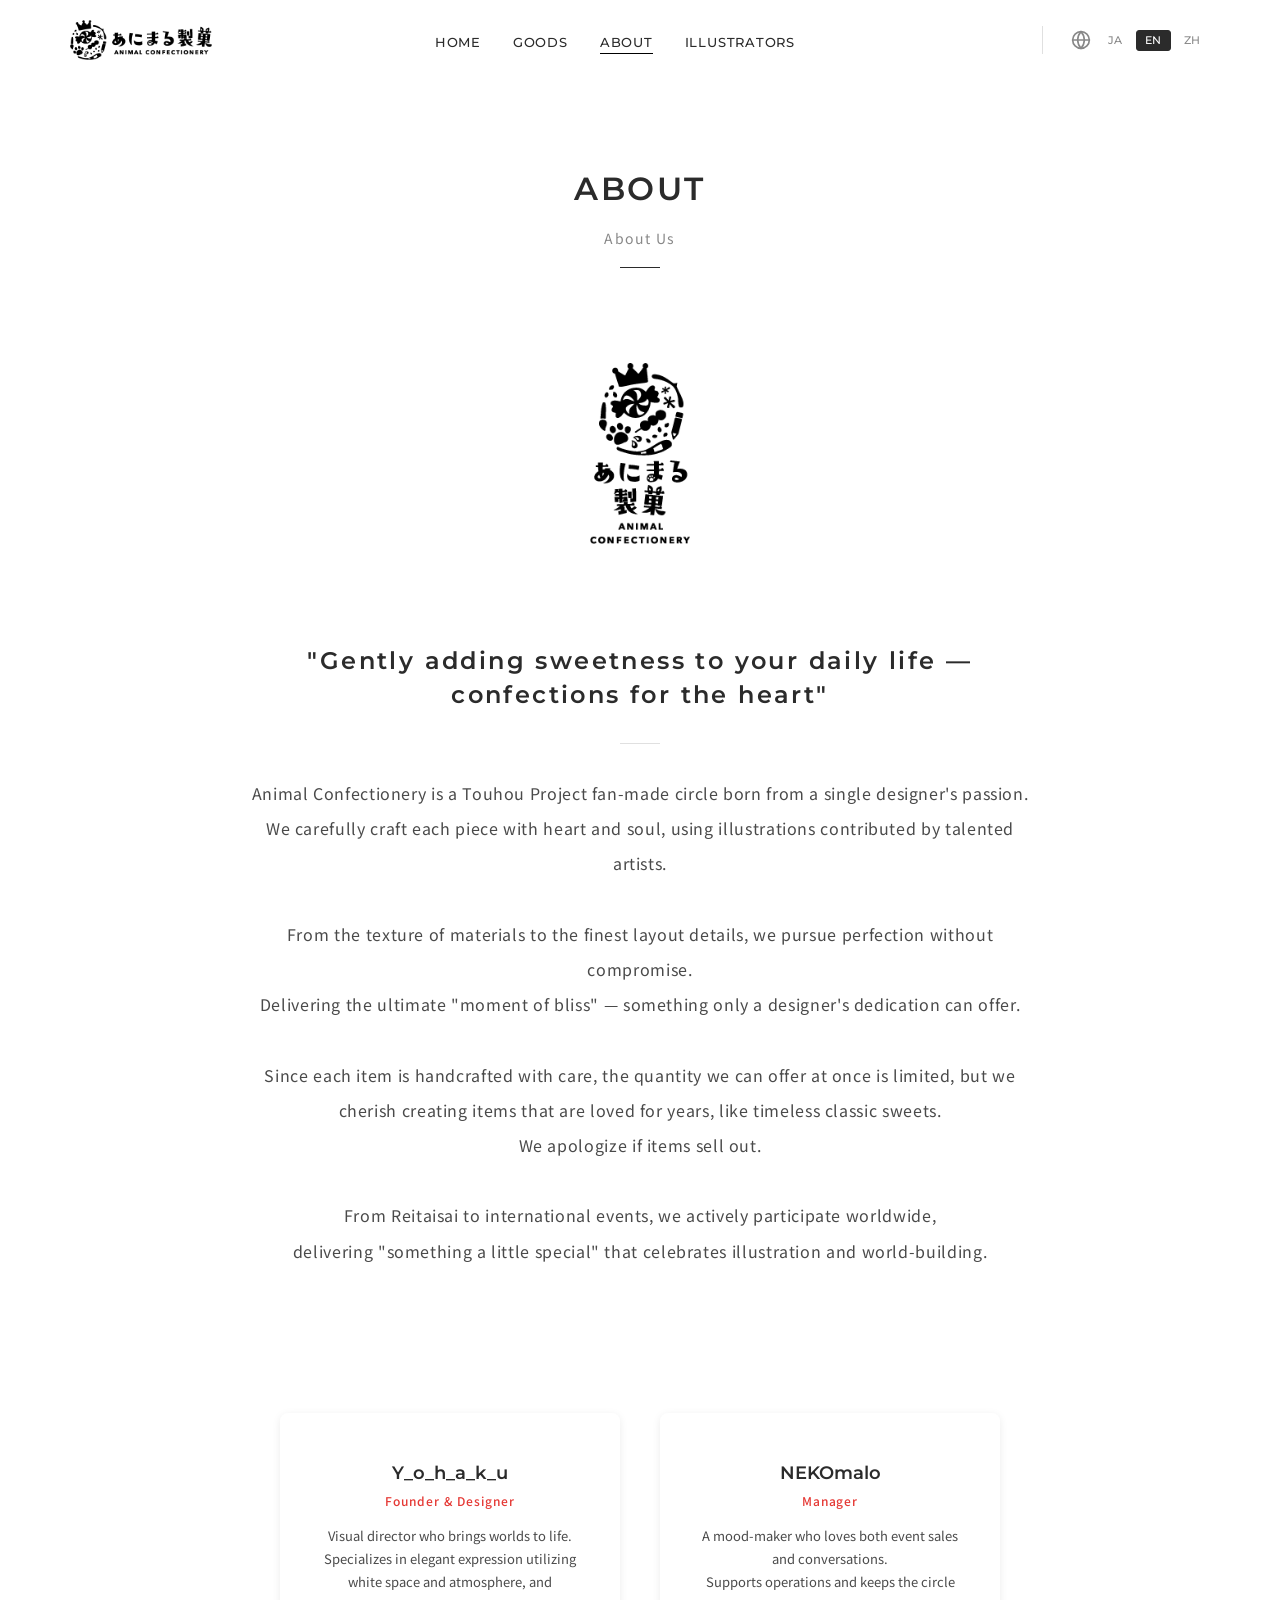
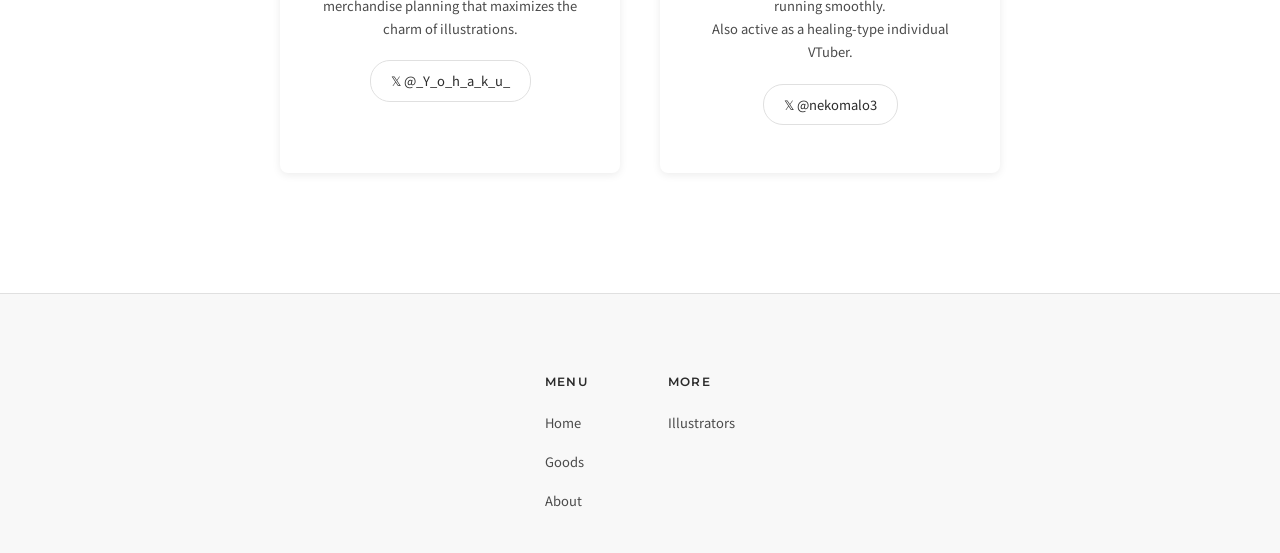
<file: about.html>
<!DOCTYPE html>
<html lang="ja">

<head>
    <!-- Google tag (gtag.js) -->
    <script async src="https://www.googletagmanager.com/gtag/js?id=G-QH9BFEZHKK"></script>
    <script>
        window.dataLayer = window.dataLayer || [];
        function gtag() { dataLayer.push(arguments); }
        gtag('js', new Date());

        gtag('config', 'G-QH9BFEZHKK');
    </script>
    <meta charset="UTF-8">
    <meta name="viewport" content="width=device-width, initial-scale=1.0">
    <title>About | あにまる製菓 - サークルについて</title>
    <meta name="description" content="あにまる製菓のサークル理念、ものづくりへのこだわり、活動実績をご紹介します。厳選されたイラストとこだわりの質感で心のお菓子をお届けします。">
    <meta property="og:title" content="About | あにまる製菓">
    <meta property="og:description" content="あにまる製菓のサークル理念、ものづくりへのこだわりをご紹介します。">
    <meta property="og:type" content="website">
    <meta name="twitter:card" content="summary_large_image">
    <link rel="icon" href="rogo/アセット 4.png" type="image/png">
    <link rel="stylesheet" href="css/style.css">
</head>

<body>

    <!-- ヘッダー -->
    <header class="header" id="header">
        <div class="header__inner">
            <a href="index.html" class="header__logo" aria-label="あにまる製菓 トップへ">
                <img src="rogo/アセット 1.png" alt="あにまる製菓 ロゴ" width="180" height="40">
            </a>
            <nav class="nav" aria-label="メインナビゲーション">
                <ul class="nav__list">
                    <li><a href="index.html" class="nav__link">Home</a></li>
                    <li><a href="products.html" class="nav__link">Goods</a></li>
                    <li><a href="about.html" class="nav__link nav__link--active">About</a></li>

                    <li><a href="illustrators.html" class="nav__link">Illustrators</a></li>

                </ul>
            </nav>
            <button class="hamburger" id="hamburger" aria-label="メニューを開く" aria-expanded="false">
                <span class="hamburger__line"></span>
                <span class="hamburger__line"></span>
                <span class="hamburger__line"></span>
            </button>
        </div>
    </header>

    <!-- モバイルナビゲーション -->
    <nav class="mobile-nav" id="mobile-nav" aria-label="モバイルナビゲーション">
        <ul class="mobile-nav__list">
            <li class="mobile-nav__item"><a href="index.html" class="mobile-nav__link">Home</a></li>
            <li class="mobile-nav__item"><a href="products.html" class="mobile-nav__link">Goods</a></li>
            <li class="mobile-nav__item"><a href="about.html" class="mobile-nav__link">About</a></li>

            <li class="mobile-nav__item"><a href="illustrators.html" class="mobile-nav__link">Illustrators</a></li>

        </ul>
    </nav>

    <main>
        <!-- ページヒーロー -->
        <section class="page-hero" style="margin-top: var(--header-height);">
            <div class="container">
                <div class="section-title" style="padding: 80px 0 0; margin-bottom: 95px;">
                    <span class="section-title__en">About</span>
                    <span class="section-title__ja" data-i18n="about.title.ja">あにまる製菓について</span>
                    <span class="section-title__line"></span>
                </div>
            </div>
        </section>

        <!-- サークル理念 -->
        <section class="section fade-in" style="padding-top: 0;">
            <div class="container">
                <div class="about-philosophy" style="max-width: 800px; margin: 0 auto; text-align: center;">
                    <img src="rogo/アセット 2.png" alt="あにまる製菓" style="width: 100px; margin: 0 auto 100px;" loading="lazy">
                    <h2 data-i18n="about.philosophy.heading"
                        style="font-size: var(--fs-h3); font-weight: 600; color: var(--color-heading); letter-spacing: 0.1em; margin-bottom: 16px;">
                        "日々の生活にそっと甘さを添える、心のお菓子"
                    </h2>
                    <span
                        style="display: block; width: 40px; height: 1px; background: var(--color-border); margin: 32px auto;"></span>
                    <p style="line-height: 2.2; letter-spacing: 0.04em;" data-i18n="about.philosophy.text">
                        あにまる製菓は、一人のデザイナーの「好き」から始まった東方Project二次創作サークルです。<br>
                        絵師様からご寄稿頂いたイラストを、デザイナーが魂を込めて、一品一品丁寧に仕立てます。<br><br>
                        素材の質感からレイアウトの細部まで、納得いくまでこだわり抜く。<br>
                        デザイナーの本気があるからこそ届けられる、日常にほどける「最高の休息」を。<br><br>
                        一つひとつに手をかけて製作しているため、どうしても一度にお届けできる数には限りがありますが、定番のお菓子のように長く愛されるアイテムを大切に生み出しています。<br>
                        万が一売り切れてしまった際はごめんなさい。<br><br>
                        例大祭をはじめ、海外のイベントなどにも積極的に参加し、<br>
                        イラストと世界観を慈しむ「少し特別なものづくり」を皆様のもとへお届けします。
                    </p>
                </div>
            </div>
        </section>

        <!-- メンバー紹介 -->
        <section id="members" class="section fade-in" style="padding-top: 0;">
            <div class="container">
                <div class="grid grid--2" style="max-width:720px;margin:0 auto;">

                    <!-- Y_o_h_a_k_u -->
                    <div class="member-card"
                        style="background:var(--color-white);border-radius:var(--radius-card);box-shadow:var(--shadow-card);overflow:hidden;text-align:center;padding:48px 32px;">
                        <h3
                            style="font-family:var(--font-heading);font-size:18px;font-weight:600;color:var(--color-heading);margin-bottom:4px;">
                            Y_o_h_a_k_u</h3>
                        <p data-i18n="about.member.yohaku.role"
                            style="font-size:12px;color:var(--color-accent);font-weight:500;letter-spacing:0.08em;margin-bottom:12px;">
                            代表・デザイナー</p>
                        <p style="font-size:13px;line-height:1.8;color:var(--color-body);margin-bottom:20px;"
                            data-i18n="about.member.yohaku.desc">
                            世界観を形にするビジュアル統括。<br>
                            余白や空気感を活かした上品な表現と、イラストの魅力を最大限に引き出すグッズ企画・制作を得意とする。
                        </p>
                        <a href="https://x.com/_Y_o_h_a_k_u_" target="_blank" rel="noopener noreferrer"
                            style="display:inline-flex;align-items:center;gap:6px;font-size:13px;color:var(--color-heading);border:1px solid var(--color-border);padding:8px 20px;border-radius:20px;transition:all 0.3s ease;"
                            onmouseover="this.style.background='var(--color-heading)';this.style.color='#fff'"
                            onmouseout="this.style.background='transparent';this.style.color='var(--color-heading)'">
                            𝕏 @_Y_o_h_a_k_u_
                        </a>
                    </div>

                    <!-- NEKOmalo -->
                    <div class="member-card"
                        style="background:var(--color-white);border-radius:var(--radius-card);box-shadow:var(--shadow-card);overflow:hidden;text-align:center;padding:48px 32px;">
                        <h3
                            style="font-family:var(--font-heading);font-size:18px;font-weight:600;color:var(--color-heading);margin-bottom:4px;">
                            NEKOmalo</h3>
                        <p data-i18n="about.member.nekomalo.role"
                            style="font-size:12px;color:var(--color-accent);font-weight:500;letter-spacing:0.08em;margin-bottom:12px;">
                            マネージャー</p>
                        <p style="font-size:13px;line-height:1.8;color:var(--color-body);margin-bottom:20px;"
                            data-i18n="about.member.nekomalo.desc">
                            イベント売り子もお話しも大好きなムードメーカー。<br>
                            運営を支えサークルを円滑に進める。<br>
                            癒し系個人VTuberとしても活動。
                        </p>
                        <a href="https://x.com/nekomalo3" target="_blank" rel="noopener noreferrer"
                            style="display:inline-flex;align-items:center;gap:6px;font-size:13px;color:var(--color-heading);border:1px solid var(--color-border);padding:8px 20px;border-radius:20px;transition:all 0.3s ease;"
                            onmouseover="this.style.background='var(--color-heading)';this.style.color='#fff'"
                            onmouseout="this.style.background='transparent';this.style.color='var(--color-heading)'">
                            𝕏 @nekomalo3
                        </a>
                    </div>

                </div>
            </div>
        </section>





    </main>

    <!-- フッター -->
    <footer class="footer" id="footer">
        <div class="footer__inner">

            <div class="footer__nav">
                <div>
                    <h4 class="footer__nav-title">Menu</h4>
                    <ul class="footer__nav-list">
                        <li><a href="index.html" class="footer__nav-link">Home</a></li>
                        <li><a href="products.html" class="footer__nav-link">Goods</a></li>
                        <li><a href="about.html" class="footer__nav-link">About</a></li>

                    </ul>
                </div>
                <div>
                    <h4 class="footer__nav-title">More</h4>
                    <ul class="footer__nav-list">
                        <li><a href="illustrators.html" class="footer__nav-link">Illustrators</a></li>

                    </ul>
                </div>

            </div>
        </div>
    </footer>

    <button class="scroll-top" id="scroll-top" aria-label="ページトップに戻る">↑</button>
    <script src="js/main.js"></script>
    <!-- 多言語対応 -->
    <script src="js/i18n.js"></script>
    <script src="js/lang-switcher.js"></script>
</body>

</html>
</file>
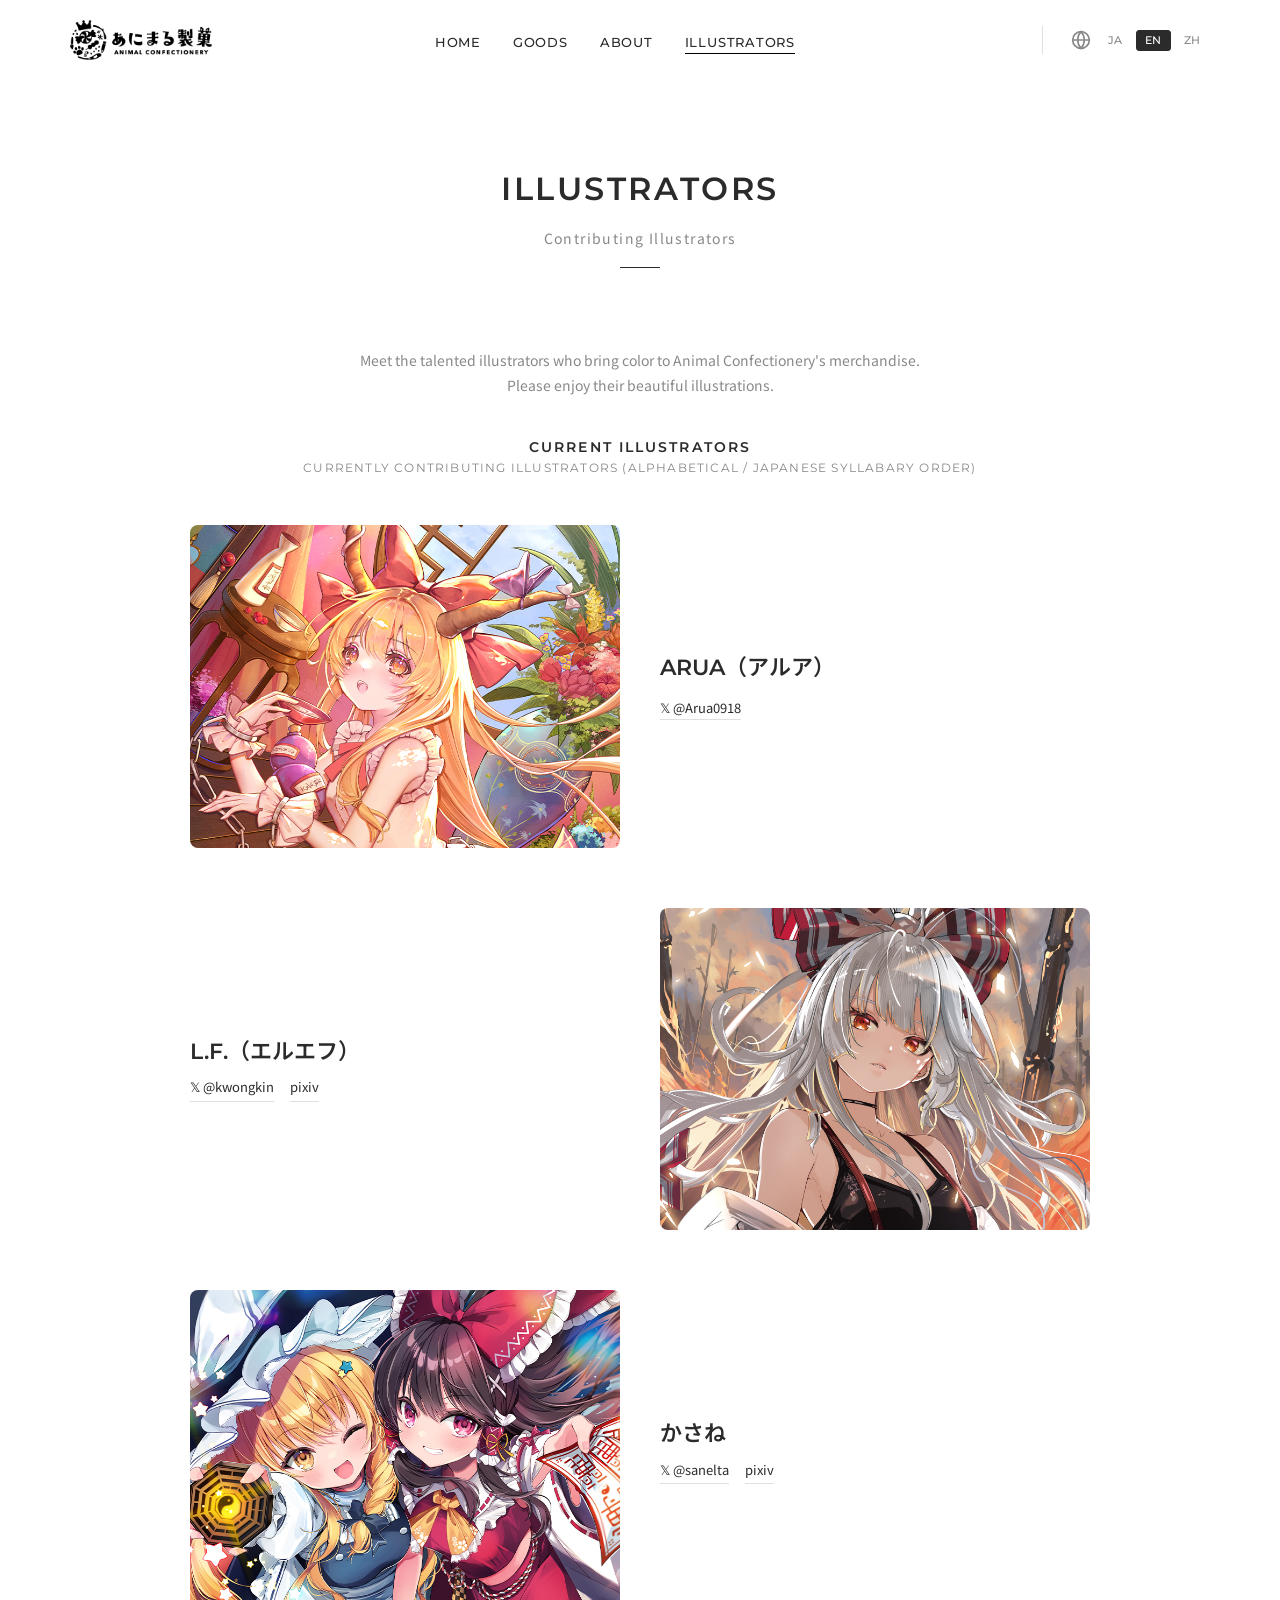
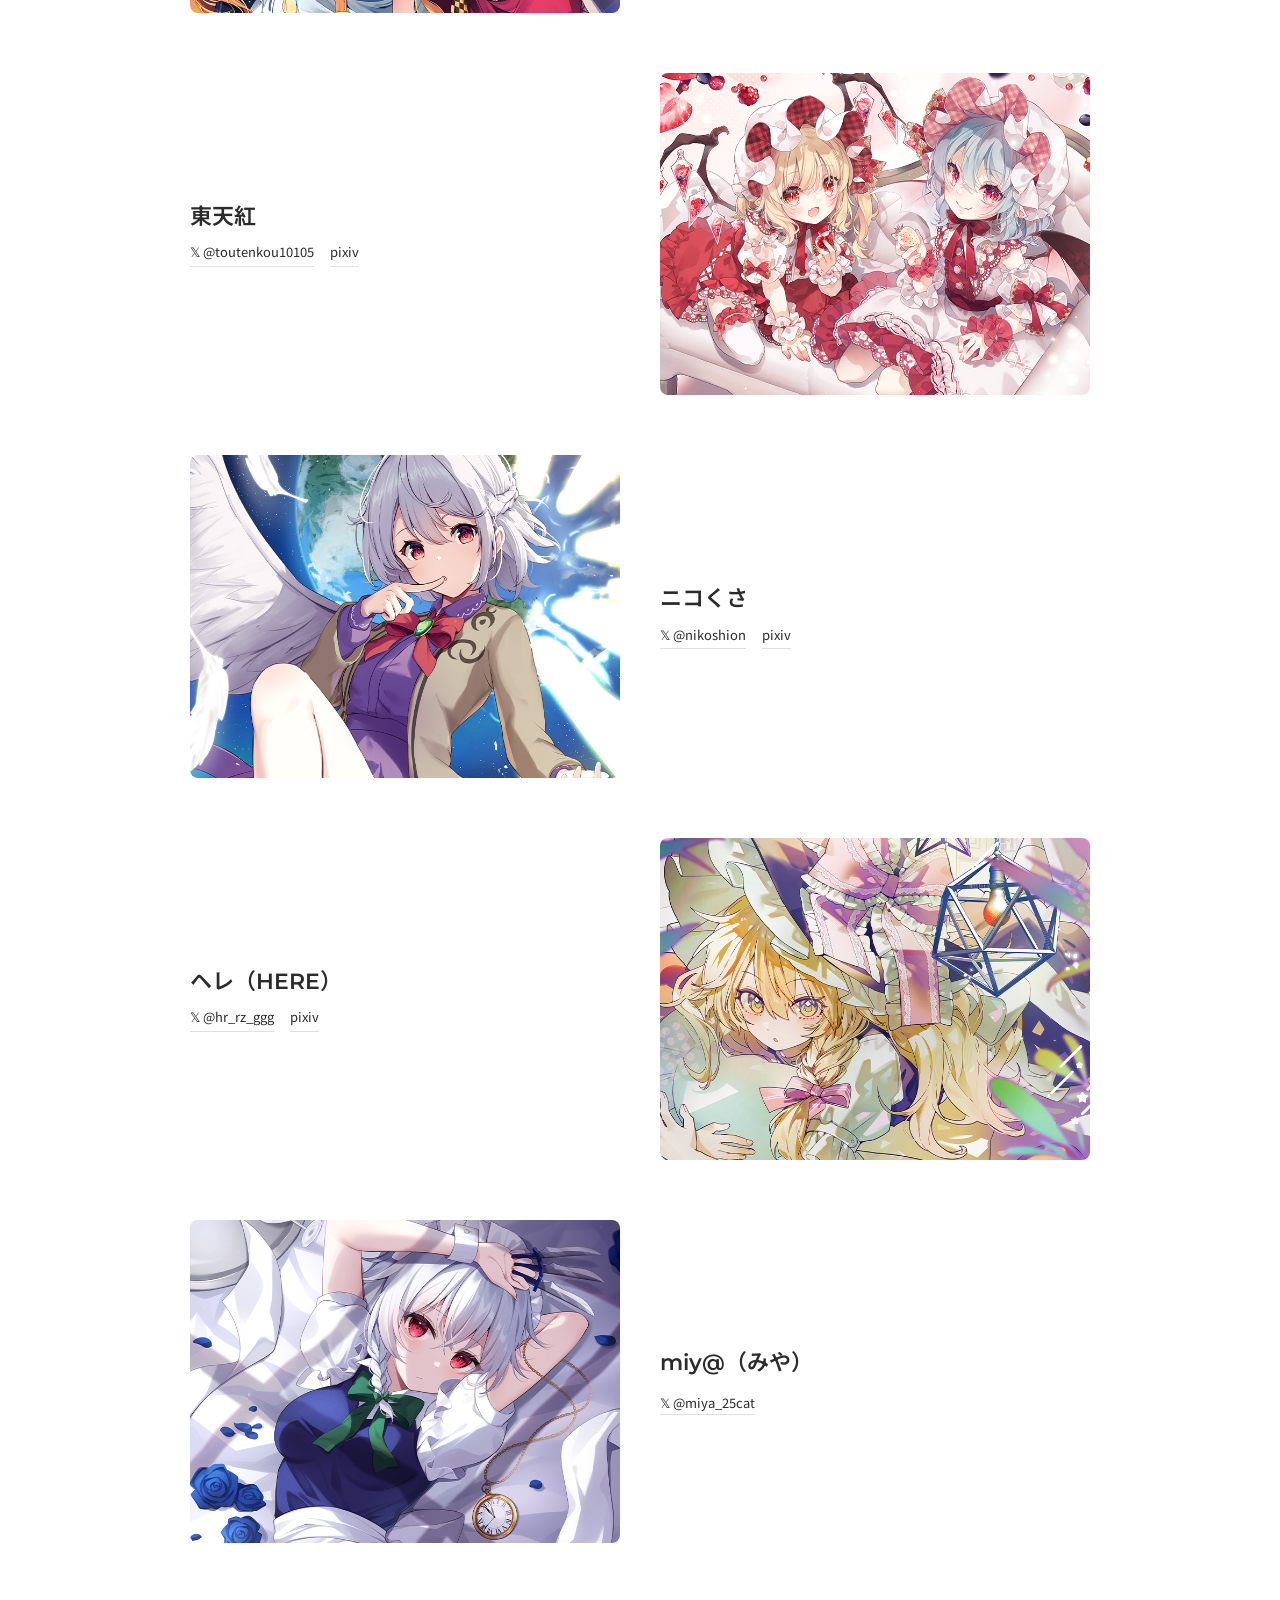
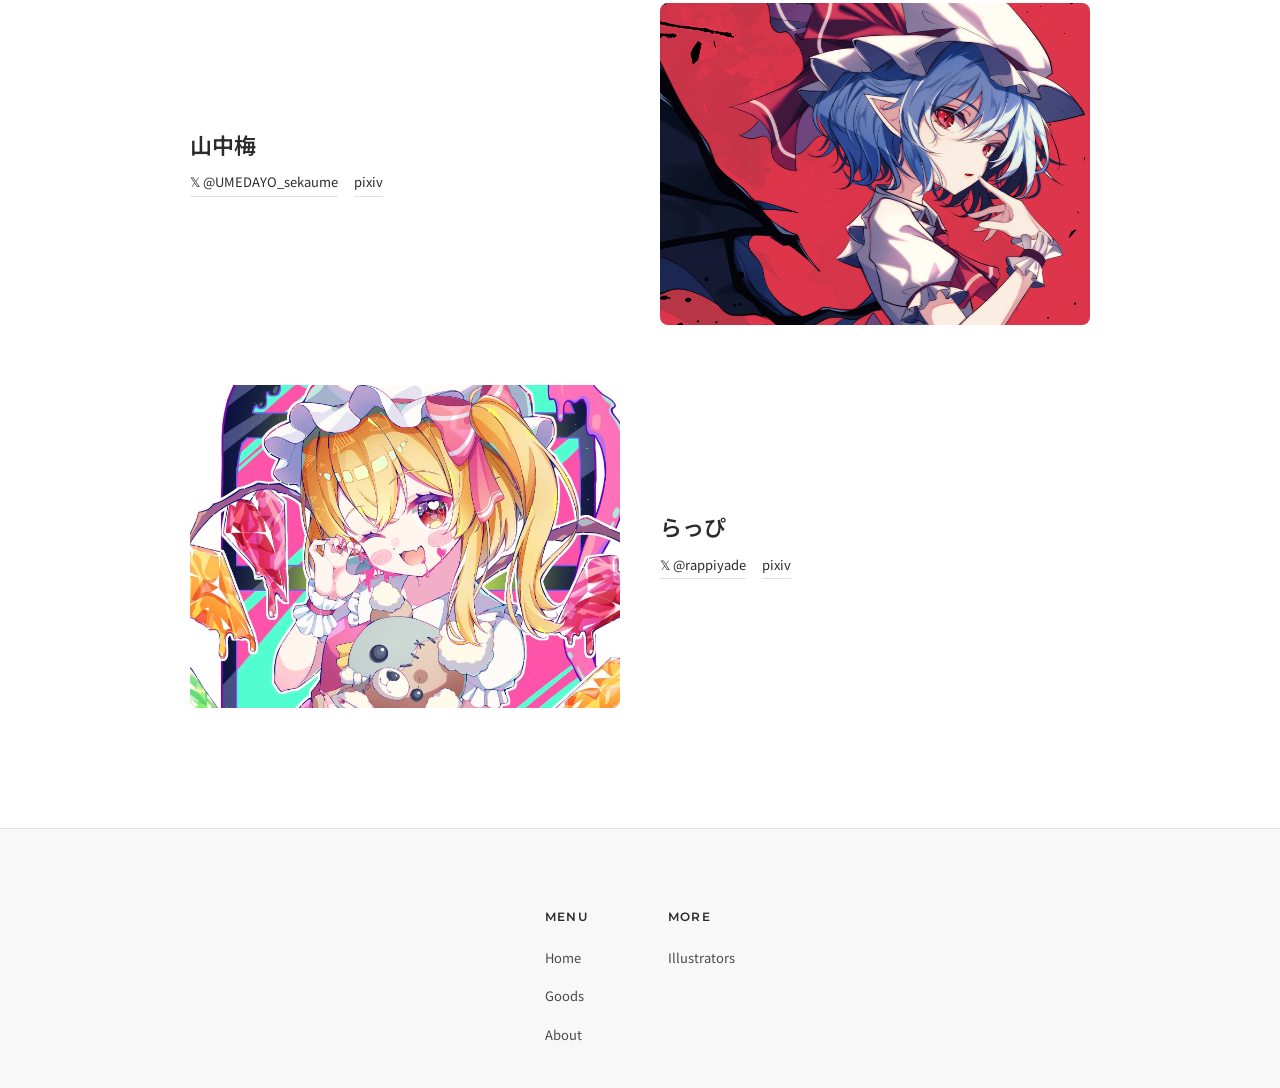
<file: illustrators.html>
<!DOCTYPE html>
<html lang="ja">

<head>
    <!-- Google tag (gtag.js) -->
    <script async src="https://www.googletagmanager.com/gtag/js?id=G-QH9BFEZHKK"></script>
    <script>
        window.dataLayer = window.dataLayer || [];
        function gtag() { dataLayer.push(arguments); }
        gtag('js', new Date());

        gtag('config', 'G-QH9BFEZHKK');
    </script>
    <meta charset="UTF-8">
    <meta name="viewport" content="width=device-width, initial-scale=1.0">
    <title>Illustrators | あにまる製菓 - 寄稿絵師紹介</title>
    <meta name="description"
        content="あにまる製菓にご寄稿いただいている絵師様をご紹介します。ARUA、L.F.、かさね、東天紅、ニコくさ、ヘレ、miy@、山中梅ほか、才能豊かな絵師様方の作品をご覧ください。">
    <link rel="icon" href="rogo/アセット 4.png" type="image/png">
    <link rel="stylesheet" href="css/style.css">
</head>

<body>
    <!-- ヘッダー -->
    <header class="header" id="header">
        <div class="header__inner"><a href="index.html" class="header__logo"><img src="rogo/アセット 1.png" alt="あにまる製菓 ロゴ"
                    width="180" height="40"></a>
            <nav class="nav">
                <ul class="nav__list">
                    <li><a href="index.html" class="nav__link">Home</a></li>
                    <li><a href="products.html" class="nav__link">Goods</a></li>
                    <li><a href="about.html" class="nav__link">About</a></li>

                    <li><a href="illustrators.html" class="nav__link nav__link--active">Illustrators</a></li>

                </ul>
            </nav><button class="hamburger" id="hamburger" aria-label="メニューを開く"><span
                    class="hamburger__line"></span><span class="hamburger__line"></span><span
                    class="hamburger__line"></span></button>
        </div>
    </header>
    <nav class="mobile-nav" id="mobile-nav">
        <ul class="mobile-nav__list">
            <li class="mobile-nav__item"><a href="index.html" class="mobile-nav__link">Home</a></li>
            <li class="mobile-nav__item"><a href="products.html" class="mobile-nav__link">Goods</a></li>
            <li class="mobile-nav__item"><a href="about.html" class="mobile-nav__link">About</a></li>

            <li class="mobile-nav__item"><a href="illustrators.html" class="mobile-nav__link">Illustrators</a></li>

        </ul>
    </nav>

    <main>
        <section class="page-hero" style="margin-top:var(--header-height);">
            <div class="container">
                <div class="section-title" style="padding:80px 0 20px;">
                    <span class="section-title__en">Illustrators</span>
                    <span class="section-title__ja" data-i18n="illustrators.title.ja">寄稿絵師紹介</span>
                    <span class="section-title__line"></span>
                </div>
                <p data-i18n="illustrators.intro"
                    style="text-align:center;font-size:14px;color:var(--color-caption);max-width:600px;margin:0 auto 40px;line-height:1.8;">
                    あにまる製菓のグッズを彩る、才能豊かな絵師様方をご紹介します。<br>
                    美しいイラストの数々をぜひご覧ください。
                </p>
            </div>
        </section>

        <!-- 現在ご寄稿いただいている絵師様 -->
        <section class="section" style="padding-top:0;">
            <div class="container">
                <h2
                    style="font-family:var(--font-heading);font-size:14px;font-weight:600;letter-spacing:0.15em;color:var(--color-heading);text-transform:uppercase;text-align:center;margin-bottom:48px;">
                    Current Illustrators<br>
                    <span data-i18n="illustrators.section.sub"
                        style="font-size:12px;font-weight:400;color:var(--color-caption);letter-spacing:0.1em;">現在ご寄稿いただいている絵師様（敬称略・アルファベット・五十音順）</span>
                </h2>

                <!-- 絵師カード一覧 -->
                <div style="display:flex;flex-direction:column;gap:60px;max-width:900px;margin:0 auto;">

                    <!-- ARUA -->
                    <div class="illustrator-card"
                        style="display:grid;grid-template-columns:1fr 1fr;gap:40px;align-items:center;">
                        <div
                            style="aspect-ratio:4/3;border-radius:var(--radius-card);overflow:hidden;background:var(--color-light-gray-bg);">
                            <img src="images/products/illustrators/ARUA（アルア）.jpg" alt="ARUA 代表作品"
                                style="width:100%;height:100%;object-fit:cover;" loading="lazy">
                        </div>
                        <div>
                            <h3
                                style="font-family:var(--font-heading);font-size:22px;font-weight:600;color:var(--color-heading);margin-bottom:8px;">
                                ARUA（アルア）</h3>

                            <a href="https://x.com/Arua0918" target="_blank" rel="noopener noreferrer"
                                style="font-size:13px;color:var(--color-heading);border-bottom:1px solid var(--color-border);padding-bottom:2px;">𝕏
                                @Arua0918</a>
                        </div>
                    </div>

                    <!-- L.F. -->
                    <div class="illustrator-card"
                        style="display:grid;grid-template-columns:1fr 1fr;gap:40px;align-items:center;">
                        <div
                            style="order:2;aspect-ratio:4/3;border-radius:var(--radius-card);overflow:hidden;background:var(--color-light-gray-bg);">
                            <img src="images/products/illustrators/L.F.（エルエフ）.jpg" alt="L.F. 代表作品"
                                style="width:100%;height:100%;object-fit:cover;" loading="lazy">
                        </div>
                        <div style="order:1;">
                            <h3
                                style="font-family:var(--font-heading);font-size:22px;font-weight:600;color:var(--color-heading);margin-bottom:8px;">
                                L.F.（エルエフ）</h3>

                            <div style="display:flex;gap:16px;">
                                <a href="https://x.com/kwongkin" target="_blank" rel="noopener noreferrer"
                                    style="font-size:13px;color:var(--color-heading);border-bottom:1px solid var(--color-border);padding-bottom:2px;">𝕏
                                    @kwongkin</a>
                                <a href="https://www.pixiv.net/users/69705311" target="_blank" rel="noopener noreferrer"
                                    style="font-size:13px;color:var(--color-heading);border-bottom:1px solid var(--color-border);padding-bottom:2px;">pixiv</a>
                            </div>
                        </div>
                    </div>

                    <!-- かさね -->
                    <div class="illustrator-card fade-in"
                        style="display:grid;grid-template-columns:1fr 1fr;gap:40px;align-items:center;">
                        <div
                            style="aspect-ratio:4/3;border-radius:var(--radius-card);overflow:hidden;background:var(--color-light-gray-bg);">
                            <img src="images/products/illustrators/かさね.jpg" alt="かさね 代表作品"
                                style="width:100%;height:100%;object-fit:cover;" loading="lazy">
                        </div>
                        <div>
                            <h3
                                style="font-family:var(--font-heading);font-size:22px;font-weight:600;color:var(--color-heading);margin-bottom:8px;">
                                かさね</h3>

                            <div style="display:flex;gap:16px;">
                                <a href="https://x.com/sanelta" target="_blank" rel="noopener noreferrer"
                                    style="font-size:13px;color:var(--color-heading);border-bottom:1px solid var(--color-border);padding-bottom:2px;">𝕏
                                    @sanelta</a>
                                <a href="https://www.pixiv.net/users/1066562" target="_blank" rel="noopener noreferrer"
                                    style="font-size:13px;color:var(--color-heading);border-bottom:1px solid var(--color-border);padding-bottom:2px;">pixiv</a>
                            </div>
                        </div>
                    </div>

                    <!-- 東天紅 -->
                    <div class="illustrator-card fade-in"
                        style="display:grid;grid-template-columns:1fr 1fr;gap:40px;align-items:center;">
                        <div
                            style="order:2;aspect-ratio:4/3;border-radius:var(--radius-card);overflow:hidden;background:var(--color-light-gray-bg);">
                            <img src="images/products/illustrators/東天紅.jpg" alt="東天紅 代表作品"
                                style="width:100%;height:100%;object-fit:cover;" loading="lazy">
                        </div>
                        <div style="order:1;">
                            <h3
                                style="font-family:var(--font-heading);font-size:22px;font-weight:600;color:var(--color-heading);margin-bottom:8px;">
                                東天紅</h3>

                            <div style="display:flex;gap:16px;">
                                <a href="https://x.com/toutenkou10105" target="_blank" rel="noopener noreferrer"
                                    style="font-size:13px;color:var(--color-heading);border-bottom:1px solid var(--color-border);padding-bottom:2px;">𝕏
                                    @toutenkou10105</a>
                                <a href="https://www.pixiv.net/users/3757061" target="_blank" rel="noopener noreferrer"
                                    style="font-size:13px;color:var(--color-heading);border-bottom:1px solid var(--color-border);padding-bottom:2px;">pixiv</a>
                            </div>
                        </div>
                    </div>

                    <!-- ニコくさ -->
                    <div class="illustrator-card fade-in"
                        style="display:grid;grid-template-columns:1fr 1fr;gap:40px;align-items:center;">
                        <div
                            style="aspect-ratio:4/3;border-radius:var(--radius-card);overflow:hidden;background:var(--color-light-gray-bg);">
                            <img src="images/products/illustrators/ニコくさ.jpg" alt="ニコくさ 代表作品"
                                style="width:100%;height:100%;object-fit:cover;" loading="lazy">
                        </div>
                        <div>
                            <h3
                                style="font-family:var(--font-heading);font-size:22px;font-weight:600;color:var(--color-heading);margin-bottom:8px;">
                                ニコくさ</h3>

                            <div style="display:flex;gap:16px;">
                                <a href="https://x.com/nikoshion" target="_blank" rel="noopener noreferrer"
                                    style="font-size:13px;color:var(--color-heading);border-bottom:1px solid var(--color-border);padding-bottom:2px;">𝕏
                                    @nikoshion</a>
                                <a href="https://www.pixiv.net/users/30615844" target="_blank" rel="noopener noreferrer"
                                    style="font-size:13px;color:var(--color-heading);border-bottom:1px solid var(--color-border);padding-bottom:2px;">pixiv</a>
                            </div>
                        </div>
                    </div>

                    <!-- ヘレ -->
                    <div class="illustrator-card fade-in"
                        style="display:grid;grid-template-columns:1fr 1fr;gap:40px;align-items:center;">
                        <div
                            style="order:2;aspect-ratio:4/3;border-radius:var(--radius-card);overflow:hidden;background:var(--color-light-gray-bg);">
                            <img src="images/products/illustrators/ヘレ（HERE）.jpg" alt="ヘレ 代表作品"
                                style="width:100%;height:100%;object-fit:cover;" loading="lazy">
                        </div>
                        <div style="order:1;">
                            <h3
                                style="font-family:var(--font-heading);font-size:22px;font-weight:600;color:var(--color-heading);margin-bottom:8px;">
                                ヘレ（HERE）</h3>

                            <div style="display:flex;gap:16px;">
                                <a href="https://x.com/hr_rz_ggg" target="_blank" rel="noopener noreferrer"
                                    style="font-size:13px;color:var(--color-heading);border-bottom:1px solid var(--color-border);padding-bottom:2px;">𝕏
                                    @hr_rz_ggg</a>
                                <a href="https://www.pixiv.net/users/5061948" target="_blank" rel="noopener noreferrer"
                                    style="font-size:13px;color:var(--color-heading);border-bottom:1px solid var(--color-border);padding-bottom:2px;">pixiv</a>
                            </div>
                        </div>
                    </div>

                    <!-- miy@ -->
                    <div class="illustrator-card fade-in"
                        style="display:grid;grid-template-columns:1fr 1fr;gap:40px;align-items:center;">
                        <div
                            style="aspect-ratio:4/3;border-radius:var(--radius-card);overflow:hidden;background:var(--color-light-gray-bg);">
                            <img src="images/products/illustrators/miya.jpg" alt="miy@ 代表作品"
                                style="width:100%;height:100%;object-fit:cover;" loading="lazy">
                        </div>
                        <div>
                            <h3
                                style="font-family:var(--font-heading);font-size:22px;font-weight:600;color:var(--color-heading);margin-bottom:8px;">
                                miy@（みや）</h3>

                            <a href="https://x.com/miya_25cat" target="_blank" rel="noopener noreferrer"
                                style="font-size:13px;color:var(--color-heading);border-bottom:1px solid var(--color-border);padding-bottom:2px;">𝕏
                                @miya_25cat</a>
                        </div>
                    </div>

                    <!-- 山中梅 -->
                    <div class="illustrator-card fade-in"
                        style="display:grid;grid-template-columns:1fr 1fr;gap:40px;align-items:center;">
                        <div
                            style="order:2;aspect-ratio:4/3;border-radius:var(--radius-card);overflow:hidden;background:var(--color-light-gray-bg);">
                            <img src="images/products/illustrators/山中梅.jpg" alt="山中梅 代表作品"
                                style="width:100%;height:100%;object-fit:cover;" loading="lazy">
                        </div>
                        <div style="order:1;">
                            <h3
                                style="font-family:var(--font-heading);font-size:22px;font-weight:600;color:var(--color-heading);margin-bottom:8px;">
                                山中梅</h3>

                            <div style="display:flex;gap:16px;">
                                <a href="https://x.com/UMEDAYO_sekaume" target="_blank" rel="noopener noreferrer"
                                    style="font-size:13px;color:var(--color-heading);border-bottom:1px solid var(--color-border);padding-bottom:2px;">𝕏
                                    @UMEDAYO_sekaume</a>
                                <a href="https://www.pixiv.net/users/12873498" target="_blank" rel="noopener noreferrer"
                                    style="font-size:13px;color:var(--color-heading);border-bottom:1px solid var(--color-border);padding-bottom:2px;">pixiv</a>
                            </div>
                        </div>
                    </div>

                    <!-- らっぴ -->
                    <div class="illustrator-card fade-in"
                        style="display:grid;grid-template-columns:1fr 1fr;gap:40px;align-items:center;">
                        <div
                            style="aspect-ratio:4/3;border-radius:var(--radius-card);overflow:hidden;background:var(--color-light-gray-bg);">
                            <img src="images/products/illustrators/rappi.jpg" alt="らっぴ 代表作品"
                                style="width:100%;height:100%;object-fit:cover;" loading="lazy">
                        </div>
                        <div>
                            <h3
                                style="font-family:var(--font-heading);font-size:22px;font-weight:600;color:var(--color-heading);margin-bottom:8px;">
                                らっぴ</h3>

                            <div style="display:flex;gap:16px;">
                                <a href="https://x.com/rappiyade" target="_blank" rel="noopener noreferrer"
                                    style="font-size:13px;color:var(--color-heading);border-bottom:1px solid var(--color-border);padding-bottom:2px;">𝕏
                                    @rappiyade</a>
                                <a href="https://www.pixiv.net/users/57893132" target="_blank" rel="noopener noreferrer"
                                    style="font-size:13px;color:var(--color-heading);border-bottom:1px solid var(--color-border);padding-bottom:2px;">pixiv</a>
                            </div>
                        </div>
                    </div>

                </div>
            </div>
        </section>

    </main>

    <!-- ============================================================
         フッター
         ============================================================ -->
    <footer class="footer" id="footer">
        <div class="footer__inner">

            <div class="footer__nav">
                <div>
                    <h4 class="footer__nav-title">Menu</h4>
                    <ul class="footer__nav-list">
                        <li><a href="index.html" class="footer__nav-link">Home</a></li>
                        <li><a href="products.html" class="footer__nav-link">Goods</a></li>
                        <li><a href="about.html" class="footer__nav-link">About</a></li>

                    </ul>
                </div>
                <div>
                    <h4 class="footer__nav-title">More</h4>
                    <ul class="footer__nav-list">
                        <li><a href="illustrators.html" class="footer__nav-link">Illustrators</a></li>

                    </ul>
                </div>

            </div>
        </div>
    </footer>

    <!-- スクロールトップボタン -->
    <button class="scroll-top" id="scroll-top" aria-label="ページトップに戻る">↑</button>

    <!-- JavaScript -->
    <script src="js/main.js"></script>
    <script src="js/home.js"></script>
    <!-- 多言語対応 -->
    <script src="js/i18n.js"></script>
    <script src="js/lang-switcher.js"></script>
</body>

</html>
</file>
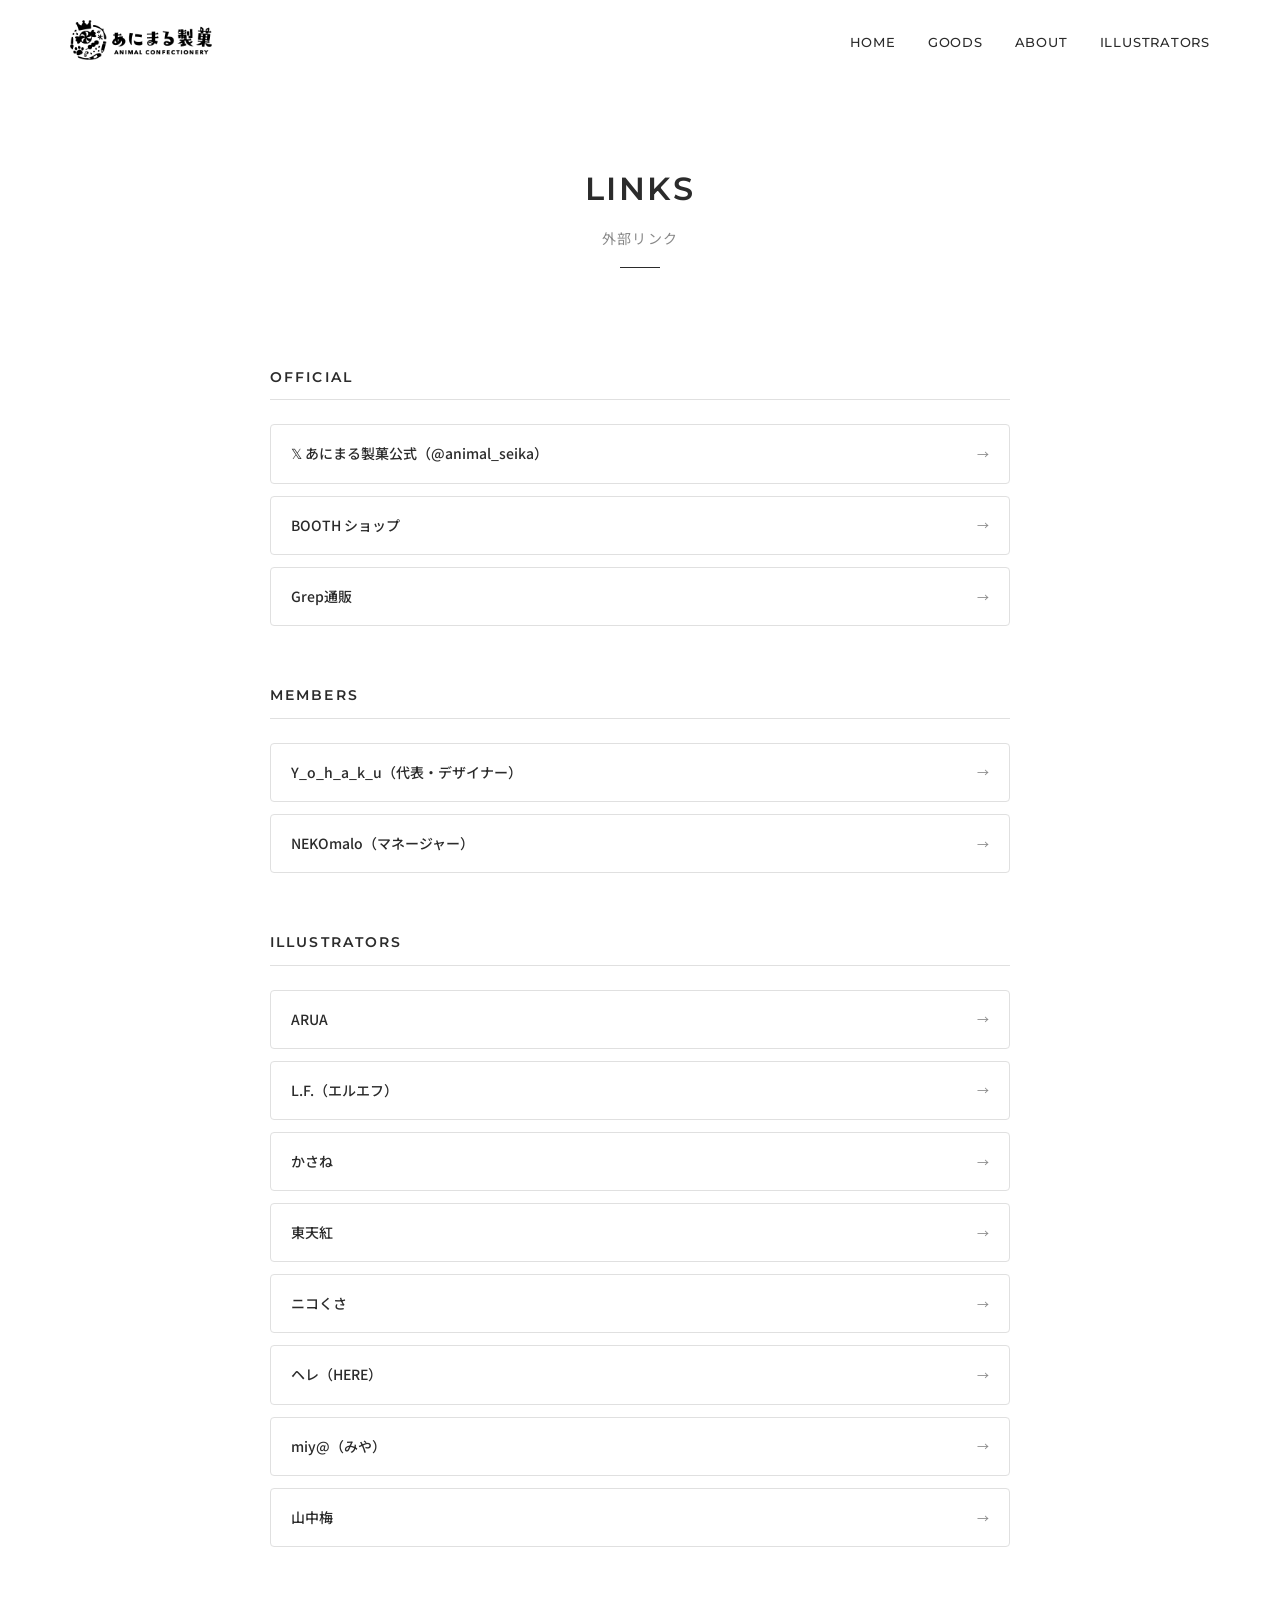
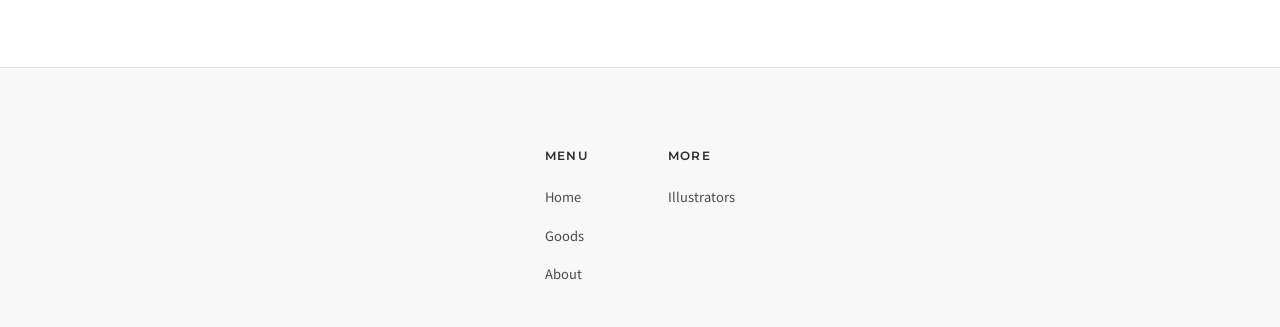
<file: links.html>
<!DOCTYPE html>
<html lang="ja">

<head>
    <!-- Google tag (gtag.js) -->
    <script async src="https://www.googletagmanager.com/gtag/js?id=G-QH9BFEZHKK"></script>
    <script>
        window.dataLayer = window.dataLayer || [];
        function gtag() { dataLayer.push(arguments); }
        gtag('js', new Date());

        gtag('config', 'G-QH9BFEZHKK');
    </script>
    <meta charset="UTF-8">
    <meta name="viewport" content="width=device-width, initial-scale=1.0">
    <title>Links | あにまる製菓 - 外部リンク</title>
    <meta name="description" content="あにまる製菓の関連リンク集。BOOTH、Grep通販、アニメイト、各メンバー・絵師様のSNSリンクを掲載しています。">
    <link rel="icon" href="rogo/アセット 4.png" type="image/png">
    <link rel="stylesheet" href="css/style.css">
</head>

<body>
    <header class="header" id="header">
        <div class="header__inner"><a href="index.html" class="header__logo"><img src="rogo/アセット 1.png" alt="あにまる製菓 ロゴ"
                    width="180" height="40"></a>
            <nav class="nav">
                <ul class="nav__list">
                    <li><a href="index.html" class="nav__link">Home</a></li>
                    <li><a href="products.html" class="nav__link">Goods</a></li>
                    <li><a href="about.html" class="nav__link">About</a></li>

                    <li><a href="illustrators.html" class="nav__link">Illustrators</a></li>

                </ul>
            </nav><button class="hamburger" id="hamburger" aria-label="メニューを開く"><span
                    class="hamburger__line"></span><span class="hamburger__line"></span><span
                    class="hamburger__line"></span></button>
        </div>
    </header>
    <nav class="mobile-nav" id="mobile-nav">
        <ul class="mobile-nav__list">
            <li class="mobile-nav__item"><a href="index.html" class="mobile-nav__link">Home</a></li>
            <li class="mobile-nav__item"><a href="products.html" class="mobile-nav__link">Goods</a></li>
            <li class="mobile-nav__item"><a href="about.html" class="mobile-nav__link">About</a></li>

            <li class="mobile-nav__item"><a href="illustrators.html" class="mobile-nav__link">Illustrators</a></li>

        </ul>
    </nav>

    <main>
        <section class="page-hero" style="margin-top:var(--header-height);">
            <div class="container">
                <div class="section-title" style="padding:80px 0 40px;">
                    <span class="section-title__en">Links</span>
                    <span class="section-title__ja">外部リンク</span>
                    <span class="section-title__line"></span>
                </div>
            </div>
        </section>

        <section class="section fade-in" style="padding-top:0;">
            <div class="container" style="max-width:800px;">

                <!-- 公式リンク -->
                <div style="margin-bottom:60px;">
                    <h2
                        style="font-family:var(--font-heading);font-size:14px;font-weight:600;letter-spacing:0.15em;color:var(--color-heading);text-transform:uppercase;margin-bottom:24px;padding-bottom:12px;border-bottom:1px solid var(--color-border);">
                        Official
                    </h2>
                    <div style="display:flex;flex-direction:column;gap:12px;">
                        <a href="https://x.com/animal_seika" target="_blank" rel="noopener noreferrer"
                            style="display:flex;align-items:center;justify-content:space-between;padding:16px 20px;background:var(--color-white);border:1px solid var(--color-border);border-radius:4px;transition:all 0.3s ease;"
                            onmouseover="this.style.borderColor='var(--color-heading)'"
                            onmouseout="this.style.borderColor='var(--color-border)'">
                            <span style="font-size:14px;color:var(--color-heading);font-weight:500;">𝕏
                                あにまる製菓公式（@animal_seika）</span>
                            <span style="font-size:12px;color:var(--color-caption);">→</span>
                        </a>
                        <a href="https://animal-seika.booth.pm/" target="_blank" rel="noopener noreferrer"
                            style="display:flex;align-items:center;justify-content:space-between;padding:16px 20px;background:var(--color-white);border:1px solid var(--color-border);border-radius:4px;transition:all 0.3s ease;"
                            onmouseover="this.style.borderColor='var(--color-heading)'"
                            onmouseout="this.style.borderColor='var(--color-border)'">
                            <span style="font-size:14px;color:var(--color-heading);font-weight:500;">BOOTH ショップ</span>
                            <span style="font-size:12px;color:var(--color-caption);">→</span>
                        </a>
                        <a href="https://www.grep-tsuhan.net/" target="_blank" rel="noopener noreferrer"
                            style="display:flex;align-items:center;justify-content:space-between;padding:16px 20px;background:var(--color-white);border:1px solid var(--color-border);border-radius:4px;transition:all 0.3s ease;"
                            onmouseover="this.style.borderColor='var(--color-heading)'"
                            onmouseout="this.style.borderColor='var(--color-border)'">
                            <span style="font-size:14px;color:var(--color-heading);font-weight:500;">Grep通販</span>
                            <span style="font-size:12px;color:var(--color-caption);">→</span>
                        </a>
                    </div>
                </div>

                <!-- メンバー -->
                <div style="margin-bottom:60px;">
                    <h2
                        style="font-family:var(--font-heading);font-size:14px;font-weight:600;letter-spacing:0.15em;color:var(--color-heading);text-transform:uppercase;margin-bottom:24px;padding-bottom:12px;border-bottom:1px solid var(--color-border);">
                        Members
                    </h2>
                    <div style="display:flex;flex-direction:column;gap:12px;">
                        <a href="https://x.com/_Y_o_h_a_k_u_" target="_blank" rel="noopener noreferrer"
                            style="display:flex;align-items:center;justify-content:space-between;padding:16px 20px;background:var(--color-white);border:1px solid var(--color-border);border-radius:4px;transition:all 0.3s ease;"
                            onmouseover="this.style.borderColor='var(--color-heading)'"
                            onmouseout="this.style.borderColor='var(--color-border)'">
                            <span
                                style="font-size:14px;color:var(--color-heading);font-weight:500;">Y_o_h_a_k_u（代表・デザイナー）</span>
                            <span style="font-size:12px;color:var(--color-caption);">→</span>
                        </a>
                        <a href="https://x.com/nekomalo3" target="_blank" rel="noopener noreferrer"
                            style="display:flex;align-items:center;justify-content:space-between;padding:16px 20px;background:var(--color-white);border:1px solid var(--color-border);border-radius:4px;transition:all 0.3s ease;"
                            onmouseover="this.style.borderColor='var(--color-heading)'"
                            onmouseout="this.style.borderColor='var(--color-border)'">
                            <span
                                style="font-size:14px;color:var(--color-heading);font-weight:500;">NEKOmalo（マネージャー）</span>
                            <span style="font-size:12px;color:var(--color-caption);">→</span>
                        </a>
                    </div>
                </div>

                <!-- 絵師様 -->
                <div>
                    <h2
                        style="font-family:var(--font-heading);font-size:14px;font-weight:600;letter-spacing:0.15em;color:var(--color-heading);text-transform:uppercase;margin-bottom:24px;padding-bottom:12px;border-bottom:1px solid var(--color-border);">
                        Illustrators
                    </h2>
                    <div style="display:flex;flex-direction:column;gap:12px;">
                        <a href="https://x.com/Arua0918" target="_blank" rel="noopener noreferrer"
                            style="display:flex;align-items:center;justify-content:space-between;padding:16px 20px;background:var(--color-white);border:1px solid var(--color-border);border-radius:4px;transition:all 0.3s ease;"
                            onmouseover="this.style.borderColor='var(--color-heading)'"
                            onmouseout="this.style.borderColor='var(--color-border)'">
                            <span style="font-size:14px;color:var(--color-heading);font-weight:500;">ARUA</span>
                            <span style="font-size:12px;color:var(--color-caption);">→</span>
                        </a>
                        <a href="https://x.com/kwongkin" target="_blank" rel="noopener noreferrer"
                            style="display:flex;align-items:center;justify-content:space-between;padding:16px 20px;background:var(--color-white);border:1px solid var(--color-border);border-radius:4px;transition:all 0.3s ease;"
                            onmouseover="this.style.borderColor='var(--color-heading)'"
                            onmouseout="this.style.borderColor='var(--color-border)'">
                            <span style="font-size:14px;color:var(--color-heading);font-weight:500;">L.F.（エルエフ）</span>
                            <span style="font-size:12px;color:var(--color-caption);">→</span>
                        </a>
                        <a href="https://x.com/sanelta" target="_blank" rel="noopener noreferrer"
                            style="display:flex;align-items:center;justify-content:space-between;padding:16px 20px;background:var(--color-white);border:1px solid var(--color-border);border-radius:4px;transition:all 0.3s ease;"
                            onmouseover="this.style.borderColor='var(--color-heading)'"
                            onmouseout="this.style.borderColor='var(--color-border)'">
                            <span style="font-size:14px;color:var(--color-heading);font-weight:500;">かさね</span>
                            <span style="font-size:12px;color:var(--color-caption);">→</span>
                        </a>
                        <a href="https://x.com/toutenkou10105" target="_blank" rel="noopener noreferrer"
                            style="display:flex;align-items:center;justify-content:space-between;padding:16px 20px;background:var(--color-white);border:1px solid var(--color-border);border-radius:4px;transition:all 0.3s ease;"
                            onmouseover="this.style.borderColor='var(--color-heading)'"
                            onmouseout="this.style.borderColor='var(--color-border)'">
                            <span style="font-size:14px;color:var(--color-heading);font-weight:500;">東天紅</span>
                            <span style="font-size:12px;color:var(--color-caption);">→</span>
                        </a>
                        <a href="https://x.com/nikoshion" target="_blank" rel="noopener noreferrer"
                            style="display:flex;align-items:center;justify-content:space-between;padding:16px 20px;background:var(--color-white);border:1px solid var(--color-border);border-radius:4px;transition:all 0.3s ease;"
                            onmouseover="this.style.borderColor='var(--color-heading)'"
                            onmouseout="this.style.borderColor='var(--color-border)'">
                            <span style="font-size:14px;color:var(--color-heading);font-weight:500;">ニコくさ</span>
                            <span style="font-size:12px;color:var(--color-caption);">→</span>
                        </a>
                        <a href="https://x.com/hr_rz_ggg" target="_blank" rel="noopener noreferrer"
                            style="display:flex;align-items:center;justify-content:space-between;padding:16px 20px;background:var(--color-white);border:1px solid var(--color-border);border-radius:4px;transition:all 0.3s ease;"
                            onmouseover="this.style.borderColor='var(--color-heading)'"
                            onmouseout="this.style.borderColor='var(--color-border)'">
                            <span style="font-size:14px;color:var(--color-heading);font-weight:500;">ヘレ（HERE）</span>
                            <span style="font-size:12px;color:var(--color-caption);">→</span>
                        </a>
                        <a href="https://x.com/miya_25cat" target="_blank" rel="noopener noreferrer"
                            style="display:flex;align-items:center;justify-content:space-between;padding:16px 20px;background:var(--color-white);border:1px solid var(--color-border);border-radius:4px;transition:all 0.3s ease;"
                            onmouseover="this.style.borderColor='var(--color-heading)'"
                            onmouseout="this.style.borderColor='var(--color-border)'">
                            <span style="font-size:14px;color:var(--color-heading);font-weight:500;">miy@（みや）</span>
                            <span style="font-size:12px;color:var(--color-caption);">→</span>
                        </a>
                        <a href="https://x.com/UMEDAYO_sekaume" target="_blank" rel="noopener noreferrer"
                            style="display:flex;align-items:center;justify-content:space-between;padding:16px 20px;background:var(--color-white);border:1px solid var(--color-border);border-radius:4px;transition:all 0.3s ease;"
                            onmouseover="this.style.borderColor='var(--color-heading)'"
                            onmouseout="this.style.borderColor='var(--color-border)'">
                            <span style="font-size:14px;color:var(--color-heading);font-weight:500;">山中梅</span>
                            <span style="font-size:12px;color:var(--color-caption);">→</span>
                        </a>
                    </div>
                </div>

            </div>
        </section>
    </main>

    <footer class="footer">
        <div class="footer__inner">

            <div class="footer__nav">
                <div>
                    <h4 class="footer__nav-title">Menu</h4>
                    <ul class="footer__nav-list">
                        <li><a href="index.html" class="footer__nav-link">Home</a></li>
                        <li><a href="products.html" class="footer__nav-link">Goods</a></li>
                        <li><a href="about.html" class="footer__nav-link">About</a></li>

                    </ul>
                </div>
                <div>
                    <h4 class="footer__nav-title">More</h4>
                    <ul class="footer__nav-list">
                        <li><a href="illustrators.html" class="footer__nav-link">Illustrators</a></li>

                    </ul>
                </div>

            </div>
        </div>
    </footer>
    <button class="scroll-top" id="scroll-top" aria-label="ページトップに戻る">↑</button>
    <script src="js/main.js"></script>
</body>

</html>
</file>
<file: css/style.css>
/* ============================================================
   あにまる製菓 - ANIMAL CONFECTIONERY
   デザインシステム CSS
   モノトーン・ギャラリースタイル
   ============================================================ */

/* ── Google Fonts 読み込み ── */
@import url('https://fonts.googleapis.com/css2?family=Montserrat:wght@300;400;500;600;700&family=Noto+Sans+JP:wght@300;400;500;600;700&display=swap');

/* ============================================================
   1. CSS カスタムプロパティ（デザイントークン）
   ============================================================ */
:root {
  /* --- カラーパレット（モノトーン） --- */
  --color-white: #FFFFFF;
  --color-off-white: #FAFAFA;
  --color-light-gray-bg: #F8F8F8;
  --color-border: #E0E0E0;
  --color-disabled: #CCCCCC;
  --color-caption: #888888;
  --color-note: #555555;
  --color-body: #4A4A4A;
  --color-icon: #4A4A4A;
  --color-heading: #2B2B2B;
  --color-dark-gray: #333333;
  --color-hover: #666666;
  --color-black: #000000;

  /* --- アクセントカラー（3周年キャンペーン用・赤） --- */
  --color-accent: #E53935;
  --color-accent-dark: #C62828;
  --color-accent-light: #FFCDD2;

  /* --- タイポグラフィ --- */
  --font-heading: 'Montserrat', 'Noto Sans JP', sans-serif;
  --font-body: 'Noto Sans JP', 'Montserrat', sans-serif;

  /* --- フォントサイズ（PC） --- */
  --fs-h1: 40px;
  --fs-h2: 32px;
  --fs-h3: 24px;
  --fs-h4: 20px;
  --fs-body: 16px;
  --fs-caption: 14px;
  --fs-note: 12px;

  /* --- 行間 --- */
  --lh-body: 1.8;
  --lh-heading: 1.4;

  /* --- 余白 --- */
  --space-section: 120px;
  --space-element: 60px;
  --space-content: 40px;
  --space-card: 30px;

  /* --- レイアウト --- */
  --container-max: 1200px;
  --gutter: 30px;

  /* --- ヘッダー --- */
  --header-height: 80px;

  /* --- シャドウ --- */
  --shadow-card: 0 2px 8px rgba(0, 0, 0, 0.08);
  --shadow-card-hover: 0 4px 16px rgba(0, 0, 0, 0.12);
  --shadow-header: 0 1px 4px rgba(0, 0, 0, 0.06);

  /* --- ボーダーラジアス --- */
  --radius-card: 8px;
  --radius-button: 4px;

  /* --- トランジション --- */
  --transition-base: 0.3s ease;
  --transition-slow: 0.5s ease;
}

/* ============================================================
   2. リセット & ベース
   ============================================================ */
*,
*::before,
*::after {
  margin: 0;
  padding: 0;
  box-sizing: border-box;
}

html {
  scroll-behavior: smooth;
  -webkit-text-size-adjust: 100%;
}

body {
  font-family: var(--font-body);
  font-size: var(--fs-body);
  font-weight: 400;
  line-height: var(--lh-body);
  color: var(--color-body);
  background-color: var(--color-white);
  -webkit-font-smoothing: antialiased;
  -moz-osx-font-smoothing: grayscale;
  overflow-x: hidden;
}

img {
  max-width: 100%;
  height: auto;
  display: block;
}

a {
  color: var(--color-black);
  text-decoration: none;
  transition: color var(--transition-base);
}

a:hover {
  color: var(--color-hover);
}

ul,
ol {
  list-style: none;
}

button {
  font-family: inherit;
  cursor: pointer;
  border: none;
  background: none;
}

/* ============================================================
   3. タイポグラフィ
   ============================================================ */
h1,
h2,
h3,
h4,
h5,
h6 {
  font-family: var(--font-heading);
  color: var(--color-heading);
  line-height: var(--lh-heading);
  font-weight: 600;
}

h1 {
  font-size: var(--fs-h1);
}

h2 {
  font-size: var(--fs-h2);
}

h3 {
  font-size: var(--fs-h3);
}

h4 {
  font-size: var(--fs-h4);
}

p {
  margin-bottom: 1.5em;
  color: var(--color-body);
}

.text-caption {
  font-size: var(--fs-caption);
  color: var(--color-caption);
}

.text-note {
  font-size: var(--fs-note);
  color: var(--color-note);
}

/* セクションタイトル（英語大文字 + 日本語サブタイトル） */
.section-title {
  text-align: center;
  margin-bottom: var(--space-element);
}

.section-title__en {
  display: block;
  font-family: var(--font-heading);
  font-size: var(--fs-h2);
  font-weight: 600;
  letter-spacing: 0.08em;
  color: var(--color-heading);
  text-transform: uppercase;
}

.section-title__ja {
  display: block;
  font-size: var(--fs-caption);
  font-weight: 400;
  color: var(--color-caption);
  margin-top: 8px;
  letter-spacing: 0.1em;
}

.section-title__line {
  display: block;
  width: 40px;
  height: 1px;
  background-color: var(--color-heading);
  margin: 16px auto 0;
}

/* ============================================================
   4. レイアウト
   ============================================================ */
.container {
  max-width: var(--container-max);
  margin: 0 auto;
  padding: 0 var(--gutter);
}

.section {
  padding: var(--space-section) 0;
}

.section--gray {
  background-color: var(--color-light-gray-bg);
}

/* グリッド */
.grid {
  display: grid;
  gap: var(--gutter);
}

.grid--2 {
  grid-template-columns: repeat(2, 1fr);
}

.grid--3 {
  grid-template-columns: repeat(3, 1fr);
}

.grid--4 {
  grid-template-columns: repeat(4, 1fr);
}

/* ============================================================
   5. ヘッダー
   ============================================================ */
.header {
  position: fixed;
  top: 0;
  left: 0;
  width: 100%;
  height: var(--header-height);
  background-color: rgba(255, 255, 255, 0.95);
  backdrop-filter: blur(10px);
  -webkit-backdrop-filter: blur(10px);
  z-index: 1000;
  transition: box-shadow var(--transition-base);
}

.header--scrolled {
  box-shadow: var(--shadow-header);
}

.header__inner {
  display: flex;
  align-items: center;
  justify-content: space-between;
  max-width: var(--container-max);
  margin: 0 auto;
  padding: 0 var(--gutter);
  height: 100%;
}

.header__logo {
  display: flex;
  align-items: center;
  gap: 8px;
}

.header__logo img {
  height: 40px;
  width: auto;
}

/* ナビゲーション */
.nav {
  display: flex;
  align-items: center;
}

.nav__list {
  display: flex;
  align-items: center;
  gap: 32px;
}

.nav__link {
  font-family: var(--font-heading);
  font-size: 13px;
  font-weight: 500;
  letter-spacing: 0.06em;
  color: var(--color-heading);
  position: relative;
  padding: 4px 0;
  text-transform: uppercase;
}

.nav__link::after {
  content: '';
  position: absolute;
  bottom: 0;
  left: 0;
  width: 0;
  height: 1px;
  background-color: var(--color-black);
  transition: width var(--transition-base);
}

.nav__link:hover::after,
.nav__link--active::after {
  width: 100%;
}

.nav__link:hover {
  color: var(--color-heading);
}

/* ハンバーガーメニュー */
.hamburger {
  display: none;
  flex-direction: column;
  justify-content: center;
  align-items: center;
  width: 40px;
  height: 40px;
  gap: 6px;
  z-index: 1100;
}

.hamburger__line {
  display: block;
  width: 24px;
  height: 1.5px;
  background-color: var(--color-heading);
  transition: all var(--transition-base);
}

.hamburger--active .hamburger__line:nth-child(1) {
  transform: translateY(7.5px) rotate(45deg);
}

.hamburger--active .hamburger__line:nth-child(2) {
  opacity: 0;
}

.hamburger--active .hamburger__line:nth-child(3) {
  transform: translateY(-7.5px) rotate(-45deg);
}

/* モバイルメニューオーバーレイ */
.mobile-nav {
  display: none;
  position: fixed;
  top: 0;
  left: 0;
  width: 100%;
  height: 100vh;
  background-color: rgba(255, 255, 255, 0.98);
  z-index: 1050;
  justify-content: center;
  align-items: center;
  opacity: 0;
  pointer-events: none;
  transition: opacity var(--transition-slow);
}

.mobile-nav--active {
  opacity: 1;
  pointer-events: all;
}

.mobile-nav__list {
  text-align: center;
}

.mobile-nav__item {
  margin-bottom: 24px;
}

.mobile-nav__link {
  font-family: var(--font-heading);
  font-size: 20px;
  font-weight: 500;
  letter-spacing: 0.1em;
  color: var(--color-heading);
  text-transform: uppercase;
}

.mobile-nav__link:hover {
  color: var(--color-hover);
}

/* ============================================================
   6. メインビジュアル（ヒーローセクション）
   ============================================================ */
.hero {
  margin-top: var(--header-height);
  position: relative;
  width: 100%;
  overflow: hidden;
}

/* 3周年キャンペーンバナー（トップのメインビジュアルの上に表示） */
.campaign-banner {
  position: relative;
  width: 100%;
  max-height: 600px;
  background: var(--color-black);
  overflow: hidden;
  cursor: pointer;
}

.campaign-banner__slider {
  display: flex;
  width: 400%;
  height: 100%;
  animation: bannerSlide 16s ease-in-out infinite;
}

.campaign-banner__slide {
  width: 25%;
  flex-shrink: 0;
  display: flex;
  align-items: center;
  justify-content: center;
  max-height: 600px;
  overflow: hidden;
}

.campaign-banner__slide img {
  width: 100%;
  height: 100%;
  object-fit: contain;
  display: block;
  max-height: 600px;
}

@keyframes bannerSlide {

  0%,
  22% {
    transform: translateX(0);
  }

  25%,
  47% {
    transform: translateX(-25%);
  }

  50%,
  72% {
    transform: translateX(-50%);
  }

  75%,
  97% {
    transform: translateX(-75%);
  }

  100% {
    transform: translateX(0);
  }
}

/* カウントダウン表示 */
.campaign-countdown {
  background: linear-gradient(135deg, var(--color-black) 0%, var(--color-dark-gray) 100%);
  padding: 20px 0;
  text-align: center;
}

.campaign-countdown__label {
  font-family: var(--font-heading);
  font-size: var(--fs-caption);
  color: var(--color-caption);
  letter-spacing: 0.15em;
  text-transform: uppercase;
  margin-bottom: 8px;
}

.campaign-countdown__timer {
  display: flex;
  justify-content: center;
  align-items: center;
  gap: 16px;
}

.campaign-countdown__unit {
  text-align: center;
}

.campaign-countdown__number {
  font-family: var(--font-heading);
  font-size: 36px;
  font-weight: 700;
  color: var(--color-white);
  line-height: 1;
}

.campaign-countdown__text {
  font-size: 11px;
  color: var(--color-caption);
  letter-spacing: 0.1em;
  text-transform: uppercase;
  margin-top: 4px;
}

.campaign-countdown__separator {
  font-family: var(--font-heading);
  font-size: 28px;
  font-weight: 300;
  color: var(--color-caption);
  line-height: 1;
  margin-bottom: 16px;
}

.campaign-countdown__link {
  display: inline-block;
  margin-top: 16px;
  font-family: var(--font-heading);
  font-size: var(--fs-caption);
  color: var(--color-white);
  letter-spacing: 0.08em;
  border-bottom: 1px solid rgba(255, 255, 255, 0.3);
  padding-bottom: 2px;
  transition: border-color var(--transition-base);
}

.campaign-countdown__link:hover {
  color: var(--color-white);
  border-color: var(--color-white);
}

/* ヒーローメインビジュアル */
.hero__visual {
  position: relative;
  width: 100%;
  height: 70vh;
  min-height: 500px;
  max-height: 800px;
  display: flex;
  justify-content: center;
  align-items: center;
  background-color: var(--color-light-gray-bg);
  overflow: hidden;
}

.hero__visual-img {
  width: 100%;
  height: 100%;
  object-fit: cover;
}

.hero__overlay {
  position: absolute;
  bottom: 0;
  left: 0;
  width: 100%;
  padding: 60px 0 40px;
  background: linear-gradient(to top, rgba(0, 0, 0, 0.5) 0%, transparent 100%);
  display: flex;
  flex-direction: column;
  align-items: center;
}

.hero__catch {
  font-family: var(--font-body);
  font-size: 18px;
  font-weight: 400;
  color: var(--color-white);
  letter-spacing: 0.15em;
  text-align: center;
  text-shadow: 0 1px 4px rgba(0, 0, 0, 0.3);
}

/* ============================================================
   7. サークル紹介セクション
   ============================================================ */
.intro {
  text-align: center;
  padding: var(--space-section) 0;
}

.intro__logo {
  width: 120px;
  margin: 0 auto 24px;
}

.intro__name-ja {
  font-family: var(--font-body);
  font-size: var(--fs-h3);
  font-weight: 700;
  color: var(--color-heading);
  letter-spacing: 0.15em;
}

.intro__name-en {
  font-family: var(--font-heading);
  font-size: var(--fs-caption);
  font-weight: 500;
  color: var(--color-caption);
  letter-spacing: 0.2em;
  text-transform: uppercase;
  margin-top: 4px;
}

.intro__divider {
  display: block;
  width: 40px;
  height: 1px;
  background-color: var(--color-border);
  margin: 32px auto;
}

.intro__text {
  max-width: 640px;
  margin: 0 auto;
  font-size: var(--fs-body);
  line-height: 2;
  color: var(--color-body);
  letter-spacing: 0.04em;
}

/* ============================================================
   8. 商品カード
   ============================================================ */
.product-card {
  display: block;
  background: var(--color-white);
  border-radius: var(--radius-card);
  overflow: hidden;
  transition: box-shadow var(--transition-base), transform var(--transition-base);
}

.product-card:hover {
  box-shadow: var(--shadow-card-hover);
  transform: translateY(-4px);
}

.product-card__image-wrap {
  position: relative;
  overflow: hidden;
  aspect-ratio: 1 / 1;
  background-color: var(--color-light-gray-bg);
}

.product-card__image {
  width: 100%;
  height: 100%;
  object-fit: cover;
  transition: transform var(--transition-slow);
}

.product-card:hover .product-card__image {
  transform: scale(1.05);
}

.product-card__overlay {
  position: absolute;
  bottom: 0;
  left: 0;
  width: 100%;
  padding: 16px;
  background: linear-gradient(to top, rgba(0, 0, 0, 0.6) 0%, transparent 100%);
  opacity: 0;
  transition: opacity var(--transition-base);
}

.product-card:hover .product-card__overlay {
  opacity: 1;
}

.product-card__overlay-text {
  font-size: var(--fs-caption);
  color: var(--color-white);
}

.product-card__info {
  padding: 16px 8px 20px;
}

.product-card__name {
  font-family: var(--font-body);
  font-size: 15px;
  font-weight: 500;
  color: var(--color-heading);
  margin-bottom: 4px;
  line-height: 1.5;
}

.product-card__artist {
  font-size: var(--fs-caption);
  color: var(--color-caption);
}

.product-card__price {
  font-family: var(--font-heading);
  font-size: 15px;
  font-weight: 600;
  color: var(--color-heading);
  margin-top: 6px;
}

/* ============================================================
   9. ニュースセクション
   ============================================================ */
.news-list {
  max-width: 800px;
  margin: 0 auto;
}

.news-item {
  display: flex;
  align-items: baseline;
  gap: 24px;
  padding: 20px 0;
  border-bottom: 1px solid var(--color-border);
  transition: opacity var(--transition-base);
}

.news-item:hover {
  opacity: 0.7;
}

.news-item__date {
  font-family: var(--font-heading);
  font-size: var(--fs-caption);
  font-weight: 500;
  color: var(--color-caption);
  white-space: nowrap;
  letter-spacing: 0.04em;
}

.news-item__tag {
  display: inline-block;
  font-size: 11px;
  font-weight: 500;
  color: var(--color-white);
  background-color: var(--color-dark-gray);
  padding: 2px 10px;
  border-radius: 2px;
  letter-spacing: 0.04em;
  white-space: nowrap;
}

.news-item__tag--event {
  background-color: var(--color-heading);
}

.news-item__tag--new {
  background-color: var(--color-dark-gray);
}

.news-item__tag--restock {
  background-color: var(--color-caption);
}

.news-item__title {
  font-size: var(--fs-body);
  font-weight: 400;
  color: var(--color-heading);
  flex: 1;
}

/* ============================================================
   10. ボタン
   ============================================================ */
/* プライマリボタン */
.btn {
  display: inline-block;
  font-family: var(--font-heading);
  font-size: 14px;
  font-weight: 500;
  letter-spacing: 0.08em;
  padding: 15px 40px;
  border-radius: var(--radius-button);
  transition: all var(--transition-base);
  text-align: center;
  cursor: pointer;
}

.btn--primary {
  background-color: var(--color-black);
  color: var(--color-white);
  border: 1px solid var(--color-black);
}

.btn--primary:hover {
  background-color: var(--color-dark-gray);
  color: var(--color-white);
  border-color: var(--color-dark-gray);
}

/* セカンダリボタン */
.btn--secondary {
  background-color: transparent;
  color: var(--color-black);
  border: 1px solid var(--color-black);
}

.btn--secondary:hover {
  background-color: var(--color-black);
  color: var(--color-white);
}

/* アクセントボタン（キャンペーン用） */
.btn--accent {
  background-color: var(--color-accent);
  color: var(--color-white);
  border: 1px solid var(--color-accent);
}

.btn--accent:hover {
  background-color: var(--color-accent-dark);
  border-color: var(--color-accent-dark);
  color: var(--color-white);
}

/* もっと見るリンク */
.more-link {
  display: inline-flex;
  align-items: center;
  gap: 8px;
  font-family: var(--font-heading);
  font-size: 14px;
  font-weight: 500;
  letter-spacing: 0.08em;
  color: var(--color-heading);
  text-transform: uppercase;
  transition: gap var(--transition-base);
}

.more-link:hover {
  gap: 12px;
  color: var(--color-heading);
}

.more-link__arrow {
  font-size: 18px;
  transition: transform var(--transition-base);
}

.more-link:hover .more-link__arrow {
  transform: translateX(4px);
}

/* ============================================================
   11. フッター
   ============================================================ */
.footer {
  background-color: var(--color-light-gray-bg);
  padding: 80px 0 40px;
  border-top: 1px solid var(--color-border);
}

.footer__inner {
  display: flex;
  justify-content: center;
  gap: 60px;
  max-width: var(--container-max);
  margin: 0 auto;
  padding: 0 var(--gutter);
}

.footer__brand {
  display: flex;
  flex-direction: column;
  align-items: flex-start;
}

.footer__logo {
  width: 80px;
  margin-bottom: 16px;
}

.footer__brand-name {
  font-size: 13px;
  font-weight: 500;
  color: var(--color-heading);
  letter-spacing: 0.08em;
}

.footer__brand-desc {
  font-size: var(--fs-note);
  color: var(--color-caption);
  margin-top: 8px;
  line-height: 1.6;
}

.footer__nav {
  display: flex;
  justify-content: center;
  gap: 80px;
}

.footer__nav-title {
  font-family: var(--font-heading);
  font-size: 12px;
  font-weight: 600;
  letter-spacing: 0.1em;
  text-transform: uppercase;
  color: var(--color-heading);
  margin-bottom: 16px;
}

.footer__nav-list {
  display: flex;
  flex-direction: column;
  gap: 10px;
}

.footer__nav-link {
  font-size: 13px;
  color: var(--color-body);
  transition: color var(--transition-base);
}

.footer__nav-link:hover {
  color: var(--color-heading);
}

.footer__sns {
  display: flex;
  gap: 16px;
  margin-top: 20px;
}

.footer__sns-link {
  display: flex;
  align-items: center;
  justify-content: center;
  width: 36px;
  height: 36px;
  border: 1px solid var(--color-border);
  border-radius: 50%;
  color: var(--color-body);
  font-size: 16px;
  transition: all var(--transition-base);
}

.footer__sns-link:hover {
  background-color: var(--color-black);
  color: var(--color-white);
  border-color: var(--color-black);
}

.footer__bottom {
  display: flex;
  justify-content: space-between;
  align-items: center;
  max-width: var(--container-max);
  margin: 60px auto 0;
  padding: 24px var(--gutter) 0;
  border-top: 1px solid var(--color-border);
}

.footer__copyright {
  font-family: var(--font-heading);
  font-size: 11px;
  color: var(--color-caption);
  letter-spacing: 0.04em;
}

.footer__legal {
  display: flex;
  gap: 24px;
}

.footer__legal-link {
  font-size: 11px;
  color: var(--color-caption);
}

.footer__legal-link:hover {
  color: var(--color-heading);
}

/* ============================================================
   12. ユーティリティ
   ============================================================ */
.text-center {
  text-align: center;
}

.mt-0 {
  margin-top: 0;
}

.mb-0 {
  margin-bottom: 0;
}

.mb-sm {
  margin-bottom: 16px;
}

.mb-md {
  margin-bottom: 32px;
}

.mb-lg {
  margin-bottom: 60px;
}

/* フェードインアニメーション */
.fade-in {
  opacity: 0;
  transform: translateY(20px);
  transition: opacity 0.6s ease, transform 0.6s ease;
}

.fade-in.is-visible {
  opacity: 1;
  transform: translateY(0);
}

/* スクロールトップボタン */
.scroll-top {
  position: fixed;
  bottom: 32px;
  right: 32px;
  width: 44px;
  height: 44px;
  background-color: var(--color-black);
  color: var(--color-white);
  border-radius: 50%;
  display: flex;
  align-items: center;
  justify-content: center;
  font-size: 18px;
  z-index: 900;
  opacity: 0;
  pointer-events: none;
  transition: opacity var(--transition-base), background-color var(--transition-base);
}

.scroll-top--visible {
  opacity: 1;
  pointer-events: all;
}

.scroll-top:hover {
  background-color: var(--color-dark-gray);
  color: var(--color-white);
}

/* ============================================================
   12.5 フィルターボタン
   ============================================================ */
.filter-btn {
  display: inline-block;
  font-family: var(--font-body);
  font-size: 13px;
  font-weight: 400;
  color: var(--color-caption);
  background: transparent;
  border: 1px solid var(--color-border);
  padding: 8px 16px;
  border-radius: 20px;
  cursor: pointer;
  transition: all var(--transition-base);
  letter-spacing: 0.04em;
}

.filter-btn:hover {
  border-color: var(--color-heading);
  color: var(--color-heading);
}

.filter-btn--active {
  background-color: var(--color-black);
  color: var(--color-white);
  border-color: var(--color-black);
}

/* テキストユーティリティ */
.text-caption {
  font-size: var(--fs-caption);
  color: var(--color-caption);
  line-height: 1.6;
}

/* 2カラムグリッド */
.grid--2 {
  display: grid;
  grid-template-columns: repeat(2, 1fr);
  gap: var(--space-content);
}

/* ============================================================
   13. 3周年特設ページ用のスタイル
   ============================================================ */
.anniversary-hero {
  background: linear-gradient(135deg, var(--color-black) 0%, #1a1a1a 50%, var(--color-dark-gray) 100%);
  padding: 80px 0;
  text-align: center;
  position: relative;
  overflow: hidden;
}

.anniversary-hero::before {
  content: '';
  position: absolute;
  top: 0;
  left: 0;
  width: 100%;
  height: 100%;
  background: radial-gradient(circle at 30% 50%, rgba(229, 57, 53, 0.08) 0%, transparent 50%),
    radial-gradient(circle at 70% 50%, rgba(229, 57, 53, 0.05) 0%, transparent 50%);
  pointer-events: none;
}

.anniversary-hero__badge {
  display: inline-block;
  font-family: var(--font-heading);
  font-size: 12px;
  font-weight: 600;
  letter-spacing: 0.2em;
  color: var(--color-accent);
  border: 1px solid var(--color-accent);
  padding: 6px 20px;
  border-radius: 2px;
  text-transform: uppercase;
  margin-bottom: 24px;
}

.anniversary-hero__title {
  font-family: var(--font-heading);
  font-size: 48px;
  font-weight: 700;
  color: var(--color-white);
  letter-spacing: 0.04em;
  margin-bottom: 8px;
}

.anniversary-hero__subtitle {
  font-size: 18px;
  color: rgba(255, 255, 255, 0.7);
  letter-spacing: 0.08em;
  margin-bottom: 40px;
}

/* ============================================================
   14. レスポンシブ対応
   ============================================================ */

/* --- タブレット (768px - 1199px) --- */
@media (max-width: 1199px) {
  :root {
    --fs-h1: 32px;
    --fs-h2: 28px;
    --fs-h3: 22px;
    --fs-h4: 18px;
    --fs-body: 15px;
    --fs-caption: 13px;
    --fs-note: 11px;
    --space-section: 80px;
    --space-element: 40px;
    --space-content: 30px;
    --space-card: 20px;
    --header-height: 70px;
  }

  .grid--3 {
    grid-template-columns: repeat(2, 1fr);
  }

  .grid--4 {
    grid-template-columns: repeat(2, 1fr);
  }

  .footer__inner {
    flex-direction: column;
    align-items: center;
    gap: 40px;
  }

}

/* --- スマートフォン (~767px) --- */
@media (max-width: 767px) {
  :root {
    --fs-h1: 28px;
    --fs-h2: 24px;
    --fs-h3: 20px;
    --fs-h4: 17px;
    --fs-body: 14px;
    --fs-caption: 12px;
    --fs-note: 11px;
    --space-section: 60px;
    --space-element: 30px;
    --space-content: 20px;
    --space-card: 15px;
    --header-height: 60px;
    --gutter: 20px;
  }

  /* ナビゲーション切替 */
  .nav {
    display: none;
  }

  .hamburger {
    display: flex;
  }

  .mobile-nav {
    display: flex;
  }

  /* グリッドは1カラムに */
  .grid--2,
  .grid--3,
  .grid--4 {
    grid-template-columns: 1fr;
  }

  /* ヒーロー */
  .hero__visual {
    height: 50vh;
    min-height: 300px;
  }

  .hero__catch {
    font-size: 15px;
    letter-spacing: 0.1em;
  }

  /* カウントダウン */
  .campaign-countdown__number {
    font-size: 28px;
  }

  .campaign-countdown__separator {
    font-size: 22px;
  }

  /* ニュース */
  .news-item {
    flex-direction: column;
    gap: 8px;
  }

  .news-item__date {
    display: flex;
    align-items: center;
    gap: 8px;
  }

  /* フッター */
  .footer__nav {
    flex-direction: column;
    align-items: center;
    text-align: center;
    gap: 32px;
  }

  .footer__nav-list {
    align-items: center;
  }

  .footer__bottom {
    flex-direction: column;
    gap: 16px;
    text-align: center;
  }

  .footer__legal {
    justify-content: center;
  }

  /* 3周年ヒーロー */
  .anniversary-hero__title {
    font-size: 32px;
  }

  .anniversary-hero__subtitle {
    font-size: 15px;
  }

  /* スクロールトップ */
  .scroll-top {
    bottom: 20px;
    right: 20px;
    width: 40px;
    height: 40px;
    font-size: 16px;
  }
}

/* --- スマホ小 (~480px) --- */
@media (max-width: 480px) {
  .campaign-countdown__timer {
    gap: 10px;
  }

  .campaign-countdown__number {
    font-size: 24px;
  }

  .btn {
    padding: 12px 28px;
    font-size: 13px;
  }
}

/* ============================================================
   画像拡大モーダル（少しアップで写真を表示＋くの字ボタンで横切り替え）
   ============================================================ */
.image-modal {
  display: none;
  position: fixed;
  z-index: 9999;
  left: 0;
  top: 0;
  width: 100%;
  height: 100%;
  background-color: rgba(0, 0, 0, 0.88);
  backdrop-filter: blur(8px);
  -webkit-backdrop-filter: blur(8px);
  opacity: 0;
  transition: opacity 0.3s ease;
  justify-content: center;
  align-items: center;
  flex-direction: column;
  box-sizing: border-box;
  padding: 20px;
}

.image-modal.show {
  display: flex;
  opacity: 1;
}

.image-modal__close {
  position: absolute;
  top: 20px;
  right: 24px;
  color: #fff;
  font-size: 32px;
  font-weight: 300;
  cursor: pointer;
  z-index: 10002;
  width: 44px;
  height: 44px;
  display: flex;
  align-items: center;
  justify-content: center;
  border-radius: 50%;
  background: rgba(255, 255, 255, 0.15);
  transition: all 0.2s ease;
  line-height: 1;
}

.image-modal__close:hover {
  background: rgba(255, 255, 255, 0.3);
  transform: scale(1.08);
}

.image-modal__counter {
  position: absolute;
  top: 24px;
  left: 50%;
  transform: translateX(-50%);
  color: rgba(255, 255, 255, 0.95);
  font-family: var(--font-heading);
  font-size: 13px;
  font-weight: 600;
  letter-spacing: 0.1em;
  background: rgba(0, 0, 0, 0.6);
  padding: 5px 16px;
  border-radius: 20px;
  z-index: 10002;
  pointer-events: none;
  border: 1px solid rgba(255, 255, 255, 0.15);
}

/* スライダーラッパー（中央配置＋左右ボタンの親） */
.image-modal__wrapper {
  position: relative;
  display: flex;
  align-items: center;
  justify-content: center;
  max-width: 92vw;
  max-height: 75vh;
}

/* 写真表示スライダー（余計な黒枠・背景なし！写真そのものが少しアップで浮かぶ） */
.image-modal__slider {
  position: relative;
  display: block;
  /* 少しアップの心地よいサイズ感 */
  width: min(80vw, 480px);
  height: min(70vh, 480px);
  max-width: 480px;
  max-height: 480px;
  overflow: hidden;
  background: transparent;
  box-shadow: none;
  user-select: none;
  touch-action: pan-y;
  box-sizing: border-box;
  margin: auto;
}

@media (max-width: 768px) {
  .image-modal__slider {
    width: min(84vw, 380px);
    height: min(65vh, 380px);
  }
}

/* 横一列のトラック（各スライドが100%幅で横並び） */
.image-modal__track {
  display: flex;
  flex-direction: row;
  flex-wrap: nowrap;
  width: 100%;
  height: 100%;
  transition: transform 0.45s cubic-bezier(0.25, 1, 0.5, 1);
  will-change: transform;
}

/* 各スライド（1枚につきスライダー幅100%） */
.image-modal__slide {
  width: 100%;
  min-width: 100%;
  max-width: 100%;
  flex: 0 0 100%;
  height: 100%;
  display: flex;
  align-items: center;
  justify-content: center;
  padding: 6px;
  box-sizing: border-box;
  overflow: hidden;
}

/* 写真本体：少しアップで自然に浮かび上がり、金具から最下部まで美しく表示 */
.image-modal__slide-img {
  max-width: 100%;
  max-height: 100%;
  width: auto;
  height: auto;
  object-fit: contain;
  display: block;
  margin: auto;
  border-radius: 12px;
  box-shadow: 0 12px 35px rgba(0, 0, 0, 0.6);
  pointer-events: none;
  user-select: none;
}

/* 旧バージョン互換用 */
.image-modal__content {
  margin: auto;
  display: block;
  max-width: 100%;
  max-height: 100%;
  object-fit: contain;
}

/* カレンダー仕様の「くの字」切り替えボタン */
.image-modal__btn,
.image-modal__prev,
.image-modal__next {
  position: absolute;
  top: 50%;
  transform: translateY(-50%);
  width: 44px;
  height: 44px;
  border-radius: 50%;
  background: rgba(255, 255, 255, 0.92);
  box-shadow: 0 3px 12px rgba(0, 0, 0, 0.35);
  border: none;
  font-size: 18px;
  font-weight: 700;
  color: #222;
  cursor: pointer;
  z-index: 30;
  display: none; /* 複数枚ある場合のみJSで表示 */
  align-items: center;
  justify-content: center;
  transition: all 0.25s ease;
  user-select: none;
  line-height: 1;
}

.image-modal__btn:hover,
.image-modal__prev:hover,
.image-modal__next:hover {
  background: #ffffff;
  transform: translateY(-50%) scale(1.12);
  box-shadow: 0 5px 16px rgba(0, 0, 0, 0.45);
}

/* PCでは写真の左右外側にすっきり配置 */
.image-modal__btn--prev,
.image-modal__prev {
  left: -58px;
}

.image-modal__btn--next,
.image-modal__next {
  right: -58px;
}

@media (max-width: 768px) {
  .image-modal__btn,
  .image-modal__prev,
  .image-modal__next {
    width: 36px;
    height: 36px;
    font-size: 15px;
  }
  .image-modal__btn--prev,
  .image-modal__prev {
    left: 4px;
  }
  .image-modal__btn--next,
  .image-modal__next {
    right: 4px;
  }
}

/* スライドインジケーター（ドット） */
.image-modal__dots {
  display: flex;
  gap: 8px;
  margin-top: 16px;
  z-index: 30;
}

.image-modal__dot {
  width: 8px;
  height: 8px;
  border-radius: 50%;
  background-color: rgba(255, 255, 255, 0.4);
  cursor: pointer;
  transition: all 0.25s ease;
}

.image-modal__dot:hover {
  background-color: rgba(255, 255, 255, 0.8);
  transform: scale(1.2);
}

.image-modal__dot--active {
  background-color: #ffffff;
  transform: scale(1.35);
  box-shadow: 0 0 6px rgba(255, 255, 255, 0.8);
}

/* カード上の複数画像バッジ */
.product-card__badge-count {
  position: absolute;
  top: 10px;
  right: 10px;
  background: rgba(0, 0, 0, 0.68);
  backdrop-filter: blur(4px);
  -webkit-backdrop-filter: blur(4px);
  color: #fff;
  font-family: var(--font-heading);
  font-size: 11px;
  font-weight: 500;
  letter-spacing: 0.05em;
  padding: 3px 8px;
  border-radius: 12px;
  display: inline-flex;
  align-items: center;
  gap: 4px;
  pointer-events: none;
  z-index: 2;
  box-shadow: 0 2px 8px rgba(0, 0, 0, 0.3);
}

/* ============================================================
   グッズページトップ画像レイアウト最適化 (Responsive)
   ============================================================ */
@media (max-width: 768px) {
  #product-grid .product-card[style*="1 / -1"] {
    margin-bottom: 24px !important;
  }

  /* 画像（img）の上に重なっていたテキストコンテナ（div）の設定を上書き */
  #product-grid .product-card[style*="1 / -1"]>div {
    position: relative !important;
    padding: 30px 24px !important;
    background: var(--color-black) !important;
  }

  #product-grid .product-card[style*="1 / -1"]>div h3 {
    font-size: 20px !important;
    margin-bottom: 12px !important;
    text-shadow: none !important;
  }

  #product-grid .product-card[style*="1 / -1"]>div p {
    font-size: 14px !important;
    line-height: 1.8 !important;
    text-shadow: none !important;
    margin-bottom: 0 !important;
  }
}

@media (max-width: 480px) {
  #product-grid .product-card[style*="1 / -1"]>div {
    padding: 24px 16px !important;
  }

  #product-grid .product-card[style*="1 / -1"]>div h3 {
    font-size: 18px !important;
    margin-bottom: 8px !important;
  }

  #product-grid .product-card[style*="1 / -1"]>div p {
    font-size: 12px !important;
    line-height: 1.6 !important;
  }
}

/* ============================================================
   絵師一覧ページ (Illustrators) スマホ向けレイアウト最適化
   ============================================================ */
@media (max-width: 768px) {

  /* PCでは横並び（1fr 1fr）のレイアウトを、スマホでは縦並び（1カラム）に変更 */
  .illustrator-card[style*="grid-template-columns"] {
    grid-template-columns: 1fr !important;
    gap: 24px !important;
  }

  /* スマホ版では「画像」が必ず上、「テキスト」が下になるように順序を固定 */
  .illustrator-card>div:first-child {
    order: 1 !important;
  }

  .illustrator-card>div:last-child {
    order: 2 !important;
  }

  /* X(Twitter)などの長いIDが1行を占有してレイアウトを潰すのを防ぐ */
  .illustrator-card a {
    word-break: break-all;
  }
}

/* ============================================================
   商品一覧 (Products) トップバナー
   PC: 画像の上にテキストを重ねる（オーバーレイ）
   SP: グッズ名 -> 画像 -> 説明文 (縦スタック)
   ============================================================ */
.product-category-top {
  grid-column: 1 / -1;
  cursor: default;
  position: relative;
  overflow: hidden;
  border-radius: var(--radius-card);
  margin-bottom: 40px;
  box-shadow: var(--shadow-card);
  background: transparent;
}

.product-category-top__image {
  width: 100%;
  height: auto;
  display: block;
}

.product-category-top__content {
  position: absolute;
  bottom: 0;
  left: 0;
  width: 100%;
  padding: 60px 40px 40px;
  background: linear-gradient(to top, rgba(0, 0, 0, 0.95) 0%, rgba(0, 0, 0, 0.7) 40%, rgba(0, 0, 0, 0) 100%);
  text-align: left;
}

.product-category-top__title {
  font-family: var(--font-heading);
  font-size: 26px;
  font-weight: 700;
  color: #ffffff !important;
  margin-bottom: 16px;
  letter-spacing: 0.1em;
  text-shadow: 0 2px 8px rgba(0, 0, 0, 0.8);
}

.product-category-top__subtitle {
  display: block;
  font-size: 14px;
  color: rgba(255, 255, 255, 0.9);
  margin-top: 6px;
  font-weight: 600;
  text-shadow: none;
}

.product-category-top__desc {
  font-size: 15px;
  line-height: 1.9;
  color: #ffffff !important;
  max-width: 650px;
  text-shadow: 0 2px 6px rgba(0, 0, 0, 0.8);
  font-weight: 500;
  margin-bottom: 0;
}

@media (max-width: 767px) {
  .product-category-top {
    box-shadow: none;
    margin-bottom: 40px;
    display: flex;
    flex-direction: column;
    overflow: visible;
  }

  .product-category-top__image {
    order: 2;
    border-radius: var(--radius-card);
    margin-bottom: 20px;
  }

  .product-category-top__content {
    display: contents;
    /* 中身の要素を直接フレックスコンテナに配置 */
  }

  .product-category-top__title {
    order: 1;
    font-size: 24px;
    color: var(--color-heading) !important;
    text-shadow: none;
    text-align: left;
    margin-bottom: 16px;
  }

  .product-category-top__subtitle {
    color: var(--color-caption);
  }

  .product-category-top__desc {
    order: 3;
    color: var(--color-body) !important;
    text-shadow: none;
    text-align: left;
    max-width: 100%;
  }
}

/* ============================================================
   言語切り替えボタン（デスクトップ・モバイル共通）
   ============================================================ */
.lang-switcher {
  display: flex;
  align-items: center;
  gap: 4px;
  margin-left: 24px;
  padding-left: 24px;
  border-left: 1px solid var(--color-border);
  position: relative;
}

.lang-switcher__icon {
  display: flex;
  align-items: center;
  justify-content: center;
  color: var(--color-caption);
  background: none;
  border: none;
  cursor: pointer;
  padding: 4px;
}

.lang-switcher__options {
  display: flex;
  align-items: center;
  gap: 4px;
}

.lang-switcher__btn {
  font-family: var(--font-heading);
  font-size: 11px;
  font-weight: 500;
  letter-spacing: 0.05em;
  color: var(--color-caption);
  background: none;
  border: 1px solid transparent;
  border-radius: 3px;
  padding: 4px 8px;
  cursor: pointer;
  transition: all var(--transition-base);
  line-height: 1;
}

.lang-switcher__btn:hover {
  color: var(--color-heading);
  border-color: var(--color-border);
}

.lang-switcher__btn--active {
  color: var(--color-white);
  background-color: var(--color-heading);
  border-color: var(--color-heading);
}

.lang-switcher__btn--active:hover {
  color: var(--color-white);
  background-color: var(--color-dark-gray);
  border-color: var(--color-dark-gray);
}

/* --- 767px以下でモバイル用ドロップダウンに変更 --- */
@media (max-width: 767px) {
  .lang-switcher {
    margin-left: auto;
    margin-right: 16px;
    padding-left: 0;
    border-left: none;
  }
  
  .lang-switcher__icon {
    padding: 8px; /* タップしやすく大きく */
    color: var(--color-heading);
  }

  .lang-switcher__options {
    display: none;
    position: absolute;
    top: 100%;
    right: 0;
    flex-direction: column;
    background: var(--color-white);
    border: 1px solid var(--color-border);
    border-radius: var(--radius-card);
    box-shadow: var(--shadow-card);
    padding: 8px;
    gap: 8px;
    margin-top: 8px;
    min-width: 80px;
    z-index: 1200;
  }

  .lang-switcher--open .lang-switcher__options {
    display: flex;
  }
  
  .lang-switcher__btn {
    width: 100%;
    padding: 10px 16px;
    font-size: 13px;
  }
}

/* ============================================================
   汎用リンクスタイル
   ============================================================ */
.shop-link {
  text-decoration: underline !important;
  transition: color var(--transition-base) !important;
}

.shop-link:hover {
  color: #1976d2 !important;
}
</file>
